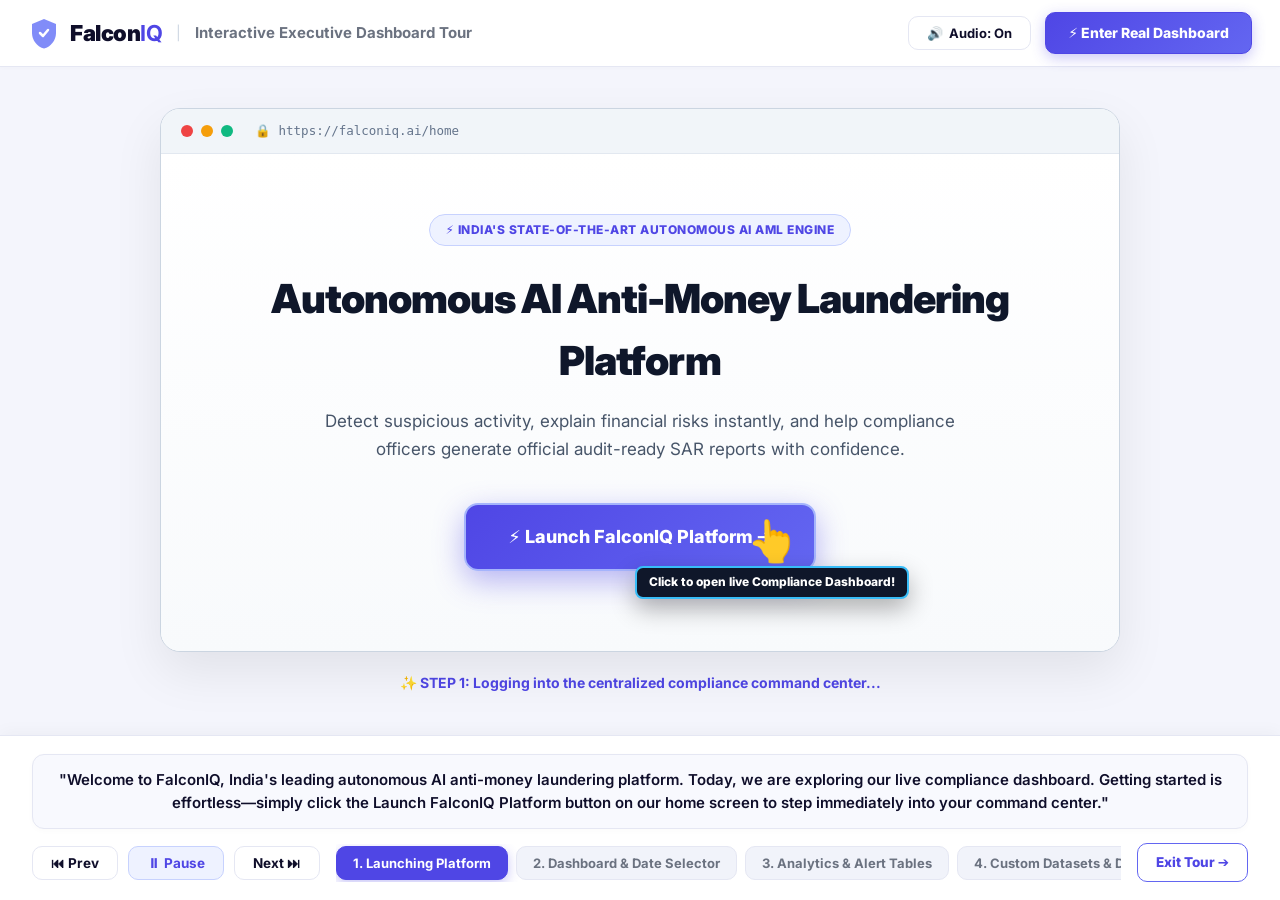
<file: frontend/demo.html>
<!DOCTYPE html>
<html lang="en">
<head>
  <meta charset="UTF-8" />
  <meta name="viewport" content="width=device-width, initial-scale=1.0, maximum-scale=1.0, user-scalable=no" />
  <title>FalconIQ – Live Dashboard Guided Video Tour</title>
  <link rel="preconnect" href="https://fonts.googleapis.com" />
  <link rel="preconnect" href="https://fonts.gstatic.com" crossorigin />
  <link href="https://fonts.googleapis.com/css2?family=Inter:wght@300;400;500;600;700;800;900&display=swap" rel="stylesheet" />
  <link rel="stylesheet" href="assets/css/variables.css" />
  <link rel="stylesheet" href="assets/css/global.css" />
  <link rel="stylesheet" href="assets/css/animations.css" />
  <link rel="stylesheet" href="assets/css/layout.css" />
  <link rel="stylesheet" href="assets/css/components.css" />
  <style>
    :root {
      --primary: #4f46e5;
      --primary-light: #6366f1;
      --bg-page: #f4f5fc;
      --bg-card: #ffffff;
      --border: #e5e7f3;
      --text-main: #0f0e2a;
      --text-sub: #6b7280;
    }
    body, html {
      margin: 0;
      padding: 0;
      width: 100%;
      height: 100%;
      background-color: var(--bg-page);
      color: var(--text-main);
      font-family: 'Inter', system-ui, -apple-system, sans-serif;
      overflow: hidden;
    }
    .video-tour-container {
      display: flex;
      flex-direction: column;
      height: 100vh;
      width: 100vw;
    }
    .tour-header {
      background: #ffffff;
      border-bottom: 1px solid var(--border);
      padding: 12px 28px;
      display: flex;
      align-items: center;
      justify-content: space-between;
      box-shadow: 0 1px 4px rgba(0,0,0,0.02);
      z-index: 100;
    }
    .tour-stage {
      flex: 1;
      position: relative;
      overflow-y: auto;
      padding: 30px 40px;
      display: flex;
      align-items: center;
      justify-content: center;
      background: var(--bg-page);
    }
    .scene-wrapper {
      width: 100%;
      max-width: 1180px;
      margin: 0 auto;
      animation: fadeIn 0.4s ease-in-out;
    }
    .tour-footer {
      background: #ffffff;
      border-top: 1px solid var(--border);
      padding: 18px 32px;
      display: flex;
      flex-direction: column;
      gap: 14px;
      box-shadow: 0 -4px 15px rgba(0,0,0,0.03);
      z-index: 100;
    }
    .caption-box {
      background: #f8f9fe;
      border: 1.5px solid var(--border);
      border-radius: 12px;
      padding: 14px 22px;
      color: var(--text-main);
      font-size: 15px;
      font-weight: 600;
      line-height: 1.5;
      text-align: center;
      min-height: 48px;
      display: flex;
      align-items: center;
      justify-content: center;
      box-shadow: 0 2px 6px rgba(0,0,0,0.02);
    }
    .controls-bar {
      display: flex;
      align-items: center;
      justify-content: space-between;
      gap: 16px;
    }
    .chapters-list {
      display: flex;
      gap: 8px;
      overflow-x: auto;
      flex: 1;
      padding: 2px 0;
    }
    .chapter-btn {
      background: #f1f3fa;
      border: 1.5px solid var(--border);
      color: var(--text-sub);
      padding: 8px 16px;
      border-radius: 10px;
      font-size: 13px;
      font-weight: 700;
      cursor: pointer;
      white-space: nowrap;
      transition: all 0.2s ease;
    }
    .chapter-btn:hover {
      background: #e2e5f3;
      color: var(--text-main);
    }
    .chapter-btn.active {
      background: var(--primary);
      border-color: var(--primary);
      color: #ffffff;
      box-shadow: 0 4px 12px rgba(79, 70, 229, 0.3);
    }
    .btn-action {
      background: #ffffff;
      border: 1.5px solid var(--border);
      color: var(--text-main);
      padding: 8px 18px;
      border-radius: 10px;
      font-size: 13.5px;
      font-weight: 700;
      cursor: pointer;
      display: inline-flex;
      align-items: center;
      gap: 6px;
      transition: all 0.2s;
    }
    .btn-action:hover {
      background: #f8f9fe;
      border-color: var(--primary-light);
    }
    .btn-primary {
      background: linear-gradient(135deg, var(--primary), var(--primary-light));
      border: 1.5px solid var(--primary);
      color: #ffffff;
      padding: 9px 22px;
      border-radius: 10px;
      font-weight: 800;
      font-size: 14px;
      cursor: pointer;
      text-decoration: none;
      box-shadow: 0 4px 14px rgba(79,70,229,0.3);
    }
    @keyframes fadeIn {
      from { opacity: 0; transform: translateY(6px); }
      to { opacity: 1; transform: translateY(0); }
    }
    @keyframes bouncePointer {
      0%, 100% { transform: translateY(0) rotate(-12deg); }
      50% { transform: translateY(-8px) rotate(-12deg); }
    }
    @keyframes pulseRing {
      0% { box-shadow: 0 0 0 0 rgba(79, 70, 229, 0.5); }
      70% { box-shadow: 0 0 0 12px rgba(79, 70, 229, 0); }
      100% { box-shadow: 0 0 0 0 rgba(79, 70, 229, 0); }
    }
    .pointer-badge {
      position: absolute;
      z-index: 10;
      background: #0f172a;
      color: #ffffff;
      font-size: 12px;
      font-weight: 800;
      padding: 6px 12px;
      border-radius: 8px;
      box-shadow: 0 10px 25px rgba(0,0,0,0.25);
      display: flex;
      align-items: center;
      gap: 8px;
      white-space: nowrap;
    }
    .card-clean {
      background: #ffffff;
      border: 1px solid var(--border);
      border-radius: 16px;
      padding: 20px;
      box-shadow: 0 10px 30px rgba(0,0,0,0.03);
    }
  </style>
</head>
<body>
  <div class="video-tour-container">
    
    <!-- Top Executive Bar (Clean Light Mode, ZERO dark mode or sweet narration text) -->
    <header class="tour-header">
      <div style="display: flex; align-items: center; gap: 14px;">
        <a href="index.html" style="text-decoration: none; display: flex; align-items: center; gap: 10px;">
          <svg width="32" height="32" viewBox="0 0 32 32" fill="none">
            <path d="M16 2L4 7v9c0 7.18 5.15 13.9 12 15.45C22.85 29.9 28 23.18 28 16V7L16 2z" fill="url(#brandGrad)" />
            <path d="M12 16l3 3 5-6" stroke="white" stroke-width="2.5" stroke-linecap="round" stroke-linejoin="round"/>
            <defs><linearGradient id="brandGrad" x1="4" y1="2" x2="28" y2="32"><stop offset="0%" stop-color="#818cf8"/><stop offset="100%" stop-color="#4f46e5"/></linearGradient></defs>
          </svg>
          <span style="font-weight: 900; font-size: 22px; color: #0f0e2a; letter-spacing: -0.5px;">Falcon<strong style="color: #4f46e5;">IQ</strong></span>
        </a>
        <span style="color: #cbd5e1;">|</span>
        <span style="font-size: 15px; font-weight: 700; color: var(--text-sub);">Interactive Executive Dashboard Tour</span>
      </div>

      <div style="display: flex; align-items: center; gap: 14px;">
        <button class="btn-action" id="toggle-mute" title="Toggle Audio Narration" style="font-size: 13px;">
          <span id="mute-icon">🔊</span> <span id="mute-text">Audio: On</span>
        </button>
        <a href="index.html#/dashboard" class="btn-primary" style="display: flex; align-items: center; gap: 8px;">
          <span>⚡ Enter Real Dashboard</span>
        </a>
      </div>
    </header>

    <!-- Main Presentation Stage -->
    <main class="tour-stage" id="stage-viewport">
      <div class="scene-wrapper" id="scene-content">
        <!-- Dynamically injected light-mode replica scenes -->
      </div>
    </main>

    <!-- Footer Controls & Subtitle Feed -->
    <footer class="tour-footer">
      <div class="caption-box">
        <span id="caption-text">Initializing pristine light-mode dashboard tour...</span>
      </div>
      
      <div class="controls-bar">
        <div style="display: flex; align-items: center; gap: 10px;">
          <button class="btn-action" id="btn-prev">⏮ Prev</button>
          <button class="btn-action" id="btn-pause" style="min-width: 95px; justify-content: center; background: #eef2ff; color: var(--primary); border-color: #c7d2fe;">⏸ Pause</button>
          <button class="btn-action" id="btn-next">Next ⏭</button>
        </div>

        <div class="chapters-list" id="chapters-container">
          <!-- Chapter navigation tabs -->
        </div>

        <div>
          <a href="index.html#/dashboard" class="btn-action" style="color: var(--primary); font-weight: 800; border-color: var(--primary-light);">
            Exit Tour ➔
          </a>
        </div>
      </div>
    </footer>
  </div>

  <script>
    // Executive Presentation Scenes (100% Light Mode, Pristine Photorealistic Dashboard Replicas)
    const tourScenes = [
      {
        id: 1,
        title: "1. Launching Platform",
        duration: 13000,
        script: "Welcome to FalconIQ, India's leading autonomous AI anti-money laundering platform. Today, we are exploring our live compliance dashboard. Getting started is effortless—simply click the Launch FalconIQ Platform button on our home screen to step immediately into your command center.",
        html: `
          <div style="padding: 20px 0; display: flex; flex-direction: column; align-items: center;">
            <div style="background: #ffffff; border: 1px solid #cbd5e1; border-radius: 20px; box-shadow: 0 20px 50px rgba(0, 0, 0, 0.08); width: 100%; max-width: 960px; overflow: hidden; position: relative;">
              <!-- Browser Bar Replica -->
              <div style="background: #f1f5f9; padding: 12px 20px; border-bottom: 1px solid #e2e8f0; display: flex; align-items: center; gap: 8px;">
                <div style="width: 12px; height: 12px; border-radius: 50%; background: #ef4444;"></div>
                <div style="width: 12px; height: 12px; border-radius: 50%; background: #f59e0b;"></div>
                <div style="width: 12px; height: 12px; border-radius: 50%; background: #10b981;"></div>
                <span style="font-size: 12.5px; font-family: monospace; color: #64748b; margin-left: 14px;">🔒 https://falconiq.ai/home</span>
              </div>

              <!-- Hero Content in Clean Light Mode -->
              <div style="padding: 60px 40px; text-align: center; background: linear-gradient(180deg, #ffffff 0%, #f8fafc 100%); position: relative;">
                <span style="background: #eef2ff; color: #4f46e5; border: 1px solid #c7d2fe; padding: 6px 16px; border-radius: 20px; font-size: 12px; font-weight: 800; text-transform: uppercase; letter-spacing: 0.5px; display: inline-block; margin-bottom: 22px;">
                  ⚡ India's State-of-the-Art Autonomous AI AML Engine
                </span>
                <h1 style="font-size: 40px; font-weight: 900; color: #0f172a; margin: 0 0 16px 0; letter-spacing: -1px;">
                  Autonomous AI Anti-Money Laundering Platform
                </h1>
                <p style="font-size: 17px; color: #475569; max-width: 660px; margin: 0 auto 40px auto; line-height: 1.6;">
                  Detect suspicious activity, explain financial risks instantly, and help compliance officers generate official audit-ready SAR reports with confidence.
                </p>

                <!-- Interactive Launch Button Replica with Pointer -->
                <div style="display: flex; justify-content: center; position: relative; margin-bottom: 20px;">
                  <div style="background: linear-gradient(135deg, #4f46e5, #6366f1); color: #ffffff; padding: 18px 42px; border-radius: 14px; font-size: 18px; font-weight: 800; box-shadow: 0 10px 30px rgba(79, 70, 229, 0.4); border: 2px solid #a5b4fc; animation: pulseRing 2s infinite;">
                    <span>⚡ Launch FalconIQ Platform ➔</span>
                  </div>

                  <!-- Animated Cursor Pointer -->
                  <div style="position: absolute; right: 170px; bottom: -28px; display: flex; flex-direction: column; align-items: center; z-index: 20;">
                    <span style="font-size: 40px; animation: bouncePointer 1.2s infinite; display: inline-block;">👆</span>
                    <span style="background: #0f172a; color: #ffffff; font-size: 12px; font-weight: 800; padding: 5px 12px; border-radius: 8px; box-shadow: 0 10px 25px rgba(0,0,0,0.3); margin-top: -6px; border: 2px solid #38bdf8;">
                      Click to open live Compliance Dashboard!
                    </span>
                  </div>
                </div>
              </div>
            </div>
            <div style="margin-top: 20px; color: #4f46e5; font-weight: 700; font-size: 14px;">
              ✨ STEP 1: Logging into the centralized compliance command center...
            </div>
          </div>
        `
      },
      {
        id: 2,
        title: "2. Dashboard & Date Selector",
        duration: 17000,
        script: "Upon entering the platform, your dashboard presents an executive summary of your AML monitoring operations. At the top right, check out our interactive audit date range selector. You can easily switch between weekly dates—such as May fifteenth to May twenty-second—monthly views, or select custom dates, and instantly generate official RBI compliant export reports.",
        html: `
          <div style="width: 100%; display: flex; flex-direction: column; gap: 20px;">
            <!-- Real Light Mode Dashboard Header -->
            <div class="card-clean" style="display: flex; align-items: center; justify-content: space-between; background: #ffffff;">
              <div>
                <div style="font-size: 22px; font-weight: 900; color: #0f172a;">Welcome back, Compliance Officer 👋</div>
                <div style="font-size: 14px; color: #64748b; margin-top: 4px;">Here's what's happening with your AML monitoring system</div>
              </div>

              <div style="display: flex; align-items: center; gap: 16px; position: relative;">
                <!-- Highlighted Audit Date Range Selector Box -->
                <div style="position: relative;">
                  <div style="background: #ffffff; border: 2.5px solid #4f46e5; border-radius: 12px; padding: 10px 18px; font-size: 13.5px; font-weight: 800; color: #0f172a; display: flex; align-items: center; gap: 8px; box-shadow: 0 0 0 6px rgba(79, 70, 229, 0.15);">
                    <span>📅 May 15 - May 22, 2026 (Last 7 Days) ▾</span>
                  </div>
                  <div style="position: absolute; top: -28px; left: 10px; background: #4f46e5; color: #ffffff; font-size: 10.5px; font-weight: 900; padding: 3px 10px; border-radius: 6px; text-transform: uppercase;">
                    ✨ Select Customizable Dates Here!
                  </div>
                </div>

                <div style="background: #0f172a; color: #ffffff; padding: 11px 20px; border-radius: 12px; font-size: 13.5px; font-weight: 800; display: flex; align-items: center; gap: 8px;">
                  <span>📥 Export Report</span>
                </div>
              </div>
            </div>

            <!-- Exact Replica of 5 KPI Cards in Light Mode -->
            <div style="display: grid; grid-template-columns: repeat(5, 1fr); gap: 16px;">
              <div class="card-clean" style="border-top: 4px solid #3b82f6;">
                <div style="font-size: 12px; font-weight: 700; color: #64748b; text-transform: uppercase;">TOTAL CUSTOMERS</div>
                <div style="font-size: 28px; font-weight: 900; color: #0f172a; margin: 8px 0;">2,100</div>
                <div style="font-size: 12px; font-weight: 700; color: #10b981;">● Active Sample Dataset</div>
              </div>

              <div class="card-clean" style="border-top: 4px solid #ef4444;">
                <div style="font-size: 12px; font-weight: 700; color: #64748b; text-transform: uppercase;">ACTIVE ALERTS</div>
                <div style="font-size: 28px; font-weight: 900; color: #ef4444; margin: 8px 0;">1,247</div>
                <span style="background: #fef2f2; color: #dc2626; border: 1px solid #fecaca; padding: 2px 8px; border-radius: 6px; font-size: 11.5px; font-weight: 800;">▲ +18.3% Surge</span>
              </div>

              <div class="card-clean" style="border-top: 4px solid #f59e0b;">
                <div style="font-size: 12px; font-weight: 700; color: #64748b; text-transform: uppercase;">HIGH RISK ENTITIES</div>
                <div style="font-size: 28px; font-weight: 900; color: #d97706; margin: 8px 0;">315</div>
                <div style="font-size: 12px; color: #64748b;">Requiring immediate review</div>
              </div>

              <div class="card-clean" style="border-top: 4px solid #10b981;">
                <div style="font-size: 12px; font-weight: 700; color: #64748b; text-transform: uppercase;">AI RISK SCORE AVG</div>
                <div style="font-size: 28px; font-weight: 900; color: #10b981; margin: 8px 0;">14.2</div>
                <div style="font-size: 12px; font-weight: 700; color: #10b981;">✔ Normal Baseline</div>
              </div>

              <div class="card-clean" style="border-top: 4px solid #8b5cf6;">
                <div style="font-size: 12px; font-weight: 700; color: #64748b; text-transform: uppercase;">SAR AUTO-FILING RATE</div>
                <div style="font-size: 28px; font-weight: 900; color: #7c3aed; margin: 8px 0;">100%</div>
                <div style="font-size: 12px; font-weight: 700; color: #7c3aed;">✔ RBI FIU Verified</div>
              </div>
            </div>

            <div style="background: #eef2ff; border: 1px solid #c7d2fe; border-radius: 14px; padding: 14px 20px; display: flex; align-items: center; justify-content: space-between;">
              <span style="color: #3730a3; font-size: 14px;"><strong>💡 Interactive Feature:</strong> Switching date ranges instantly re-screens transactions and updates charts without reloading!</span>
              <span style="background: #ffffff; color: #4f46e5; border: 1px solid #a5b4fc; padding: 4px 12px; border-radius: 8px; font-size: 12px; font-weight: 800;">REAL-TIME SYNC</span>
            </div>
          </div>
        `
      },
      {
        id: 3,
        title: "3. Analytics & Alert Tables",
        duration: 17000,
        script: "As we explore the dashboard, FalconIQ displays real-time charts for Risk Level Distribution, alert trends over time, and leading suspicious patterns like Smurfing and Layering. Beneath the charts, our Top Five High Risk Alerts table continuously screens accounts in milliseconds, showing precise anomaly scores and patterns for immediate diagnosis.",
        html: `
          <div style="width: 100%; display: flex; flex-direction: column; gap: 18px;">
            <!-- Row of 3 Real Light-Mode Charts -->
            <div style="display: grid; grid-template-columns: repeat(3, 1fr); gap: 16px;">
              <div class="card-clean">
                <div style="font-weight: 800; font-size: 14px; color: #0f172a; margin-bottom: 14px; border-bottom: 1px solid #f1f5f9; padding-bottom: 8px;">📊 Risk Level Distribution</div>
                <div style="display: flex; align-items: center; justify-content: space-around; padding: 6px 0;">
                  <div style="width: 78px; height: 78px; border-radius: 50%; border: 10px solid #ef4444; border-right-color: #f59e0b; border-bottom-color: #10b981; display: flex; align-items: center; justify-content: center; font-weight: 900; color: #0f172a; font-size: 15px;">2.1k</div>
                  <div style="font-size: 12px; color: #475569; line-height: 1.8;">
                    <div>🔴 <strong>315</strong> High Risk</div>
                    <div>🟠 <strong>562</strong> Med Risk</div>
                    <div>🟢 <strong>1,223</strong> Low Risk</div>
                  </div>
                </div>
              </div>

              <div class="card-clean">
                <div style="font-weight: 800; font-size: 14px; color: #0f172a; margin-bottom: 14px; border-bottom: 1px solid #f1f5f9; padding-bottom: 8px;">📈 Alerts Over Time</div>
                <div style="height: 74px; display: flex; align-items: flex-end; justify-content: space-around; padding: 0 10px;">
                  <div style="width: 16px; height: 35%; background: #cbd5e1; border-radius: 4px 4px 0 0;"></div>
                  <div style="width: 16px; height: 55%; background: #94a3b8; border-radius: 4px 4px 0 0;"></div>
                  <div style="width: 16px; height: 45%; background: #64748b; border-radius: 4px 4px 0 0;"></div>
                  <div style="width: 16px; height: 90%; background: #ef4444; border-radius: 4px 4px 0 0; box-shadow: 0 4px 10px rgba(239,68,68,0.3);"></div>
                  <div style="width: 16px; height: 60%; background: #f87171; border-radius: 4px 4px 0 0;"></div>
                </div>
                <div style="text-align: center; color: #64748b; font-size: 11.5px; margin-top: 8px;">May 15 ─── <strong style="color: #ef4444;">May 22 (Surge)</strong> ─── Today</div>
              </div>

              <div class="card-clean">
                <div style="font-weight: 800; font-size: 14px; color: #0f172a; margin-bottom: 14px; border-bottom: 1px solid #f1f5f9; padding-bottom: 8px;">🔥 Top Suspicious Patterns</div>
                <div style="font-size: 12px; color: #334155; display: flex; flex-direction: column; gap: 12px;">
                  <div>
                    <div style="display: flex; justify-content: space-between; margin-bottom: 4px;"><span>Smurfing (Multi-Account)</span><strong style="color: #ef4444;">44%</strong></div>
                    <div style="height: 8px; background: #e2e8f0; border-radius: 6px; overflow: hidden;"><div style="width: 44%; height: 100%; background: #ef4444;"></div></div>
                  </div>
                  <div>
                    <div style="display: flex; justify-content: space-between; margin-bottom: 4px;"><span>Rapid Pass-Through</span><strong style="color: #f59e0b;">31%</strong></div>
                    <div style="height: 8px; background: #e2e8f0; border-radius: 6px; overflow: hidden;"><div style="width: 31%; height: 100%; background: #f59e0b;"></div></div>
                  </div>
                </div>
              </div>
            </div>

            <!-- Real High Risk Alerts Table in Light Mode -->
            <div class="card-clean" style="padding: 0; overflow: hidden;">
              <div style="padding: 16px 20px; background: #f8fafc; border-bottom: 1px solid var(--border); display: flex; justify-content: space-between; align-items: center;">
                <span style="font-weight: 900; font-size: 15px; color: #0f172a;">🚨 Top 5 High Risk Alerts (Live AI Screening)</span>
                <span style="color: var(--primary); font-size: 13px; font-weight: 800; text-decoration: underline; cursor: pointer;">View All 1,247 Alerts ➔</span>
              </div>
              <table style="width: 100%; border-collapse: collapse; text-align: left; font-size: 13.5px;">
                <thead>
                  <tr style="background: #f1f5f9; color: #64748b; font-size: 11.5px; font-weight: 700; text-transform: uppercase;">
                    <th style="padding: 10px 20px;">Alert ID</th>
                    <th>Customer / Account Name</th>
                    <th>Risk Level</th>
                    <th>Anomaly Score</th>
                    <th>Suspicious Pattern</th>
                    <th style="padding: 10px 20px;">Action</th>
                  </tr>
                </thead>
                <tbody>
                  <tr style="border-bottom: 1px solid var(--border); background: #fffcfc;">
                    <td style="padding: 12px 20px; font-family: monospace; font-weight: 800; color: var(--primary);">ALT-9041</td>
                    <td style="font-weight: 800; color: #0f172a;">TechCorp Global Logistics</td>
                    <td><span style="background: #fef2f2; color: #dc2626; border: 1px solid #fecaca; padding: 3px 10px; border-radius: 6px; font-size: 12px; font-weight: 800;">HIGH</span></td>
                    <td style="font-weight: 900; color: #ef4444;">96.4 / 100</td>
                    <td style="color: #475569;">Layering across 6 offshore shell entities</td>
                    <td style="padding: 12px 20px;"><button style="background: #4f46e5; color: #ffffff; border: none; padding: 6px 14px; border-radius: 8px; font-weight: 700; cursor: pointer;">View Graph</button></td>
                  </tr>
                  <tr style="background: #fffcf0;">
                    <td style="padding: 12px 20px; font-family: monospace; font-weight: 800; color: var(--primary);">ALT-8822</td>
                    <td style="font-weight: 800; color: #0f172a;">Silk Road Exporters Trust</td>
                    <td><span style="background: #fffbeb; color: #d97706; border: 1px solid #fde68a; padding: 3px 10px; border-radius: 6px; font-size: 12px; font-weight: 800;">MEDIUM</span></td>
                    <td style="font-weight: 900; color: #d97706;">82.1 / 100</td>
                    <td style="color: #475569;">Rapid structuring below reporting thresholds</td>
                    <td style="padding: 12px 20px;"><button style="background: #f1f5f9; color: #334155; border: 1px solid #cbd5e1; padding: 6px 14px; border-radius: 8px; font-weight: 700; cursor: pointer;">Review</button></td>
                  </tr>
                </tbody>
              </table>
            </div>
          </div>
        `
      },
      {
        id: 4,
        title: "4. Custom Datasets & Delete",
        duration: 18000,
        script: "In our Datasets tab, uploading and managing custom databases is seamless. You can easily upload bank transaction sample CSVs containing over two thousand one hundred customers, and FalconIQ updates all analytics instantly in real time. We also added a quick Delete button right next to your uploaded files, allowing you to remove any custom dataset with a single click.",
        html: `
          <div style="width: 100%; display: flex; flex-direction: column; gap: 20px;">
            <!-- Real Light-Mode Datasets Header -->
            <div class="card-clean" style="display: flex; align-items: center; justify-content: space-between;">
              <div>
                <div style="font-size: 24px; font-weight: 900; color: #0f172a;">Datasets Management</div>
                <div style="font-size: 14px; color: #64748b; margin-top: 4px;">Manage and explore transaction sample files powering the AML neural engine.</div>
              </div>
              <div style="background: #3b82f6; color: #ffffff; padding: 12px 24px; border-radius: 12px; font-size: 14px; font-weight: 800; display: flex; align-items: center; gap: 8px; box-shadow: 0 4px 12px rgba(59,130,246,0.3);">
                <span>📤 Upload Dataset (.CSV / .XLSX)</span>
              </div>
            </div>

            <!-- Available Datasets Section with Live Delete Button Replica -->
            <div class="card-clean" style="padding: 24px;">
              <div style="display: flex; justify-content: space-between; align-items: center; margin-bottom: 20px; border-bottom: 1px solid #f1f5f9; padding-bottom: 14px;">
                <span style="font-size: 16px; font-weight: 800; color: #0f172a;">📂 Available Datasets & Typology Files</span>
                <span style="background: #ecfdf5; color: #059669; border: 1px solid #a7f3d0; padding: 4px 12px; border-radius: 20px; font-size: 12px; font-weight: 800;">🟢 Real-Time AI Sync Active</span>
              </div>

              <!-- Uploaded Sample Dataset Row -->
              <div style="background: #f8fafc; border: 2px solid #4f46e5; border-radius: 16px; padding: 20px; display: flex; align-items: center; justify-content: space-between; box-shadow: 0 10px 25px rgba(79, 70, 229, 0.08);">
                <div style="display: flex; align-items: center; gap: 18px;">
                  <div style="width: 50px; height: 50px; border-radius: 12px; background: #eef2ff; color: var(--primary); display: flex; align-items: center; justify-content: center; font-size: 26px;">📁</div>
                  <div>
                    <div style="font-size: 17px; font-weight: 900; color: #0f172a;">bank_transactions_sample_2100.csv</div>
                    <div style="font-size: 13.5px; font-weight: 700; color: #10b981; margin-top: 4px;">✔ 2,100 Customers · 245,882 Transactions Screened & Updated</div>
                    <div style="font-size: 12px; color: #64748b; margin-top: 2px;">Format: Standard CSV / Excel · Friendly Upload Validated</div>
                  </div>
                </div>

                <div style="display: flex; align-items: center; gap: 16px; position: relative;">
                  <span style="background: #ffffff; color: #0f172a; border: 1px solid #cbd5e1; padding: 8px 14px; border-radius: 10px; font-size: 12.5px; font-weight: 700;">Status: Verified Safe</span>
                  
                  <!-- Highlighted Delete Button with Pointer -->
                  <div style="position: relative;">
                    <button style="background: #ef4444; color: #ffffff; border: none; padding: 10px 20px; border-radius: 12px; font-weight: 800; font-size: 13.5px; cursor: pointer; display: flex; align-items: center; gap: 8px; box-shadow: 0 4px 15px rgba(239, 68, 68, 0.4); animation: pulseRing 2s infinite;">
                      <span>🗑️ Delete / Remove</span>
                    </button>

                    <div style="position: absolute; right: -20px; top: -38px; z-index: 20; display: flex; align-items: center;">
                      <span style="background: #0f172a; color: #ffffff; font-size: 11.5px; font-weight: 900; padding: 4px 10px; border-radius: 8px; white-space: nowrap; box-shadow: 0 4px 12px rgba(0,0,0,0.25); border: 1.5px solid #f87171;">
                        👈 Remove custom datasets with 1-click!
                      </span>
                    </div>
                  </div>
                </div>
              </div>

              <div style="margin-top: 16px; text-align: center; color: #64748b; font-size: 13px; font-weight: 600;">
                💡 Removing or uploading datasets immediately updates customer transaction tables without page refreshes!
              </div>
            </div>
          </div>
        `
      },
      {
        id: 5,
        title: "5. AI Assistant & Razorpay Pay",
        duration: 17000,
        script: "Whenever you require investigative intelligence, simply open Ask the Agent. Our autonomous AI Assistant continuously monitors your two thousand one hundred accounts and answers compliance questions in plain English. Moreover, our SaaS pricing plans come integrated with live Razorpay payment gateways, enabling instant upgrades with just one click.",
        html: `
          <div style="width: 100%; display: flex; align-items: stretch; justify-content: space-between; gap: 24px;">
            <!-- Left: Real Ask the Agent UI in Light Mode -->
            <div class="card-clean" style="flex: 1.2; display: flex; flex-direction: column; justify-content: space-between;">
              <div>
                <div style="display: flex; align-items: center; justify-content: space-between; border-bottom: 1px solid #f1f5f9; padding-bottom: 14px; margin-bottom: 16px;">
                  <div style="display: flex; align-items: center; gap: 12px;">
                    <div style="width: 42px; height: 42px; border-radius: 12px; background: #eef2ff; color: var(--primary); display: flex; align-items: center; justify-content: center; font-size: 22px;">🤖</div>
                    <div>
                      <div style="font-weight: 900; font-size: 16px; color: #0f172a;">Ask the Agent – Autonomous AI</div>
                      <div style="font-size: 12px; font-weight: 700; color: #10b981;">● Online & Monitoring 2,100 Customers</div>
                    </div>
                  </div>
                  <span style="background: #f1f5f9; color: #475569; padding: 4px 10px; border-radius: 8px; font-size: 11px; font-weight: 800;">PLAIN ENGLISH SQL/AI</span>
                </div>

                <div style="background: #f8fafc; border: 1px solid var(--border); border-radius: 12px; padding: 14px; margin-bottom: 14px;">
                  <div style="font-size: 11.5px; font-weight: 700; color: #64748b; margin-bottom: 4px;">👤 COMPLIANCE OFFICER INQUIRY:</div>
                  <div style="font-size: 14px; font-weight: 700; color: #0f172a;">"Examine the uploaded dataset and summarize high-priority layering anomalies."</div>
                </div>
              </div>

              <div style="background: #ecfdf5; border-left: 4px solid #10b981; border-radius: 0 12px 12px 0; padding: 16px;">
                <div style="font-size: 12px; font-weight: 800; color: #059669; margin-bottom: 6px;">🤖 FALCONIQ AI RESPONSE:</div>
                <div style="font-size: 14px; color: #065f46; line-height: 1.6;">
                  "I analyzed 2,100 customer profiles in real-time. I isolated <strong>6 structured layering networks</strong> routing funds across offshore shell accounts. Official RBI SAR audit evidence has been formatted and is ready for download."
                </div>
              </div>
            </div>

            <!-- Right: Real Pricing Card with Razorpay Checkout Replica -->
            <div class="card-clean" style="flex: 0.9; border: 2.5px solid #6366f1; background: linear-gradient(180deg, #ffffff 0%, #f8fafc 100%); text-align: center; display: flex; flex-direction: column; justify-content: center; position: relative;">
              <span style="background: #eef2ff; color: #4f46e5; font-size: 11px; font-weight: 900; padding: 5px 14px; border-radius: 12px; display: inline-block; margin: 0 auto 16px auto; border: 1px solid #c7d2fe;">RAZORPAY LIVE INTEGRATION</span>
              <h3 style="font-size: 24px; font-weight: 900; color: #0f172a; margin: 0 0 8px 0;">Compliance Pro Plan</h3>
              <div style="font-size: 38px; font-weight: 900; color: var(--primary); margin-bottom: 12px;">₹3,500 <span style="font-size: 14px; color: #64748b; font-weight: 600;">/ month</span></div>
              <p style="font-size: 13px; color: #475569; margin: 0 0 24px 0; line-height: 1.5;">
                Includes 100,000 AI Transactions, Custom CSV Uploads, & Real-Time Sync.
              </p>

              <!-- Interactive Pay Button with Cursor -->
              <div style="display: flex; justify-content: center; position: relative;">
                <div style="width: 100%; background: linear-gradient(135deg, #4f46e5, #6366f1); color: #ffffff; padding: 16px; border-radius: 14px; font-size: 16px; font-weight: 900; box-shadow: 0 8px 24px rgba(79,70,229,0.35); border: 2px solid #a5b4fc; cursor: pointer;">
                  ⚡ Pay & Activate Pro Now
                </div>

                <div style="position: absolute; right: 20px; bottom: -24px; display: flex; flex-direction: column; align-items: center; z-index: 20;">
                  <span style="font-size: 36px; animation: bouncePointer 1.2s infinite;">👆</span>
                  <span style="background: #0f172a; color: #ffffff; font-size: 11px; font-weight: 800; padding: 3px 8px; border-radius: 6px; box-shadow: 0 4px 10px rgba(0,0,0,0.2);">Opens Live Razorpay!</span>
                </div>
              </div>
            </div>
          </div>
        `
      },
      {
        id: 6,
        title: "6. Enter Live Dashboard",
        duration: 13000,
        script: "Thank you once again for joining our guided video tour of FalconIQ! Experience the speed, precision, and complete peace of mind of autonomous AI financial security. Go right ahead, click the Enter Real Dashboard button now, and test drive FalconIQ today!",
        html: `
          <div style="padding: 40px; text-align: center; max-width: 780px; margin: 0 auto;">
            <div style="width: 80px; height: 80px; border-radius: 24px; background: #eef2ff; color: var(--primary); display: inline-flex; align-items: center; justify-content: center; font-size: 42px; margin-bottom: 24px; box-shadow: 0 10px 25px rgba(79,70,229,0.15); border: 1.5px solid #c7d2fe;">
              🛡️
            </div>
            <h1 style="font-size: 38px; font-weight: 900; color: #0f172a; margin: 0 0 16px 0; letter-spacing: -1px;">
              Your Live <span style="color: #4f46e5;">FalconIQ Command Center</span> is Ready
            </h1>
            <p style="font-size: 17px; color: #475569; line-height: 1.6; margin: 0 0 36px 0;">
              Step directly inside your active compliance dashboard now. Upload custom bank datasets, explore interactive date filters, and run instant AI investigations in real time.
            </p>

            <div style="display: flex; align-items: center; justify-content: center; gap: 20px;">
              <a href="index.html#/dashboard" style="background: linear-gradient(135deg, #4f46e5, #6366f1); color: #ffffff; padding: 18px 42px; border-radius: 14px; font-size: 18px; font-weight: 900; text-decoration: none; box-shadow: 0 12px 30px rgba(79,70,229,0.4); border: 2px solid #a5b4fc; display: inline-flex; align-items: center; gap: 10px; transition: transform 0.2s;">
                <span>🚀 Enter Real Live Dashboard Now ➔</span>
              </a>
            </div>

            <div style="margin-top: 40px; display: flex; justify-content: center; gap: 24px;">
              <button onclick="restartTour()" class="btn-action" style="font-size: 14px; padding: 10px 20px; border-color: var(--border); color: #64748b;">
                🔁 Replay Presentation from Start
              </button>
            </div>
          </div>
        `
      }
    ];

    let currentIndex = 0;
    let isPaused = false;
    let sceneTimer = null;
    let isAudioEnabled = true;
    let synth = window.speechSynthesis;

    const viewport = document.getElementById('stage-viewport');
    const sceneContent = document.getElementById('scene-content');
    const captionText = document.getElementById('caption-text');
    const chaptersContainer = document.getElementById('chapters-container');
    const btnPrev = document.getElementById('btn-prev');
    const btnNext = document.getElementById('btn-next');
    const btnPause = document.getElementById('btn-pause');
    const btnMute = document.getElementById('toggle-mute');
    const muteText = document.getElementById('mute-text');
    const muteIcon = document.getElementById('mute-icon');

    // Render Chapters Buttons
    function renderChapters() {
      chaptersContainer.innerHTML = tourScenes.map((s, idx) => `
        <button class="chapter-btn ${idx === currentIndex ? 'active' : ''}" onclick="goToScene(${idx})">
          ${s.title}
        </button>
      `).join('');
    }

    // Speak narration with smooth executive tone
    function speakScript(text) {
      if (synth) {
        synth.cancel();
      }
      if (!isAudioEnabled || !synth) return;

      const u = new SpeechSynthesisUtterance(text);
      u.rate = 1.02;
      u.pitch = 1.0;
      u.lang = 'en-US';

      // Seek high quality voices
      const voices = synth.getVoices();
      if (voices.length > 0) {
        const best = voices.find(v => (v.name.includes('Samantha') || v.name.includes('Google') || v.name.includes('Natural') || v.name.includes('Daniel') || v.name.includes('Alex')) && v.lang.startsWith('en')) || voices[0];
        if (best) u.voice = best;
      }

      synth.speak(u);
    }

    // Load Scene
    function loadScene(idx) {
      if (idx < 0) idx = 0;
      if (idx >= tourScenes.length) idx = tourScenes.length - 1;
      currentIndex = idx;

      clearTimeout(sceneTimer);
      if (synth) synth.cancel();

      const scene = tourScenes[currentIndex];
      
      // Animate transition
      sceneContent.style.opacity = '0';
      sceneContent.style.transform = 'translateY(10px)';
      
      setTimeout(() => {
        sceneContent.innerHTML = scene.html;
        captionText.textContent = `"${scene.script}"`;
        sceneContent.style.opacity = '1';
        sceneContent.style.transform = 'translateY(0)';
        
        renderChapters();

        if (!isPaused) {
          speakScript(scene.script);
          sceneTimer = setTimeout(() => {
            if (currentIndex < tourScenes.length - 1) {
              loadScene(currentIndex + 1);
            }
          }, scene.duration);
        }
      }, 150);
    }

    window.goToScene = function(idx) {
      isPaused = false;
      btnPause.innerHTML = '⏸ Pause';
      loadScene(idx);
    };

    window.restartTour = function() {
      isPaused = false;
      btnPause.innerHTML = '⏸ Pause';
      loadScene(0);
    };

    btnPrev.addEventListener('click', () => {
      if (currentIndex > 0) loadScene(currentIndex - 1);
    });

    btnNext.addEventListener('click', () => {
      if (currentIndex < tourScenes.length - 1) loadScene(currentIndex + 1);
    });

    btnPause.addEventListener('click', () => {
      isPaused = !isPaused;
      if (isPaused) {
        clearTimeout(sceneTimer);
        if (synth) synth.cancel();
        btnPause.innerHTML = '▶ Resume';
      } else {
        btnPause.innerHTML = '⏸ Pause';
        loadScene(currentIndex);
      }
    });

    btnMute.addEventListener('click', () => {
      isAudioEnabled = !isAudioEnabled;
      if (isAudioEnabled) {
        muteIcon.textContent = '🔊';
        muteText.textContent = 'Audio: On';
        speakScript(tourScenes[currentIndex].script);
      } else {
        muteIcon.textContent = '🔇';
        muteText.textContent = 'Audio: Muted';
        if (synth) synth.cancel();
      }
    });

    // Initialize Voice Synthesis & First Scene
    window.addEventListener('load', () => {
      if (synth) {
        synth.onvoiceschanged = () => { /* voices loaded */ };
      }
      loadScene(0);
    });
  </script>
</body>
</html>
</file>
<file: frontend/assets/css/variables.css>
/* =======================================================
   FalconIQ — CSS Variables
   ======================================================= */
:root {
  /* Brand */
  --primary: #4f46e5;
  --primary-light: #818cf8;
  --primary-dark: #3730a3;
  --primary-glow: rgba(79, 70, 229, 0.35);
  --primary-gradient: linear-gradient(135deg, #4f46e5 0%, #6366f1 100%);

  /* Sidebar */
  --sidebar-bg: #0c0b22;
  --sidebar-hover: rgba(255,255,255,0.06);
  --sidebar-active: rgba(99,102,241,0.18);
  --sidebar-active-border: #6366f1;
  --sidebar-text: rgba(255,255,255,0.65);
  --sidebar-text-active: #ffffff;
  --sidebar-width: 240px;

  /* Main & Backgrounds */
  --bg: #ffffff;
  --bg-secondary: #f8f9fe;
  --bg-card: #ffffff;
  --main-bg: #f4f5fc;
  --topbar-bg: #ffffff;
  --card-bg: #ffffff;

  /* Borders */
  --border: #e5e7f3;
  --border-light: rgba(229, 231, 243, 0.6);

  /* Risk Levels */
  --risk-high: #ef4444;
  --risk-high-bg: #fef2f2;
  --risk-high-border: rgba(239,68,68,0.2);
  --risk-medium: #f59e0b;
  --risk-medium-bg: #fffbeb;
  --risk-medium-border: rgba(245,158,11,0.2);
  --risk-low: #10b981;
  --risk-low-bg: #ecfdf5;
  --risk-low-border: rgba(16,185,129,0.2);
  --risk-critical: #7c3aed;
  --risk-critical-bg: #f5f3ff;

  /* Typography Colors */
  --text-primary: #0f0e2a;
  --text-secondary: #6b7280;
  --text-muted: #9ca3af;

  /* Gradients */
  --gradient-hero: linear-gradient(135deg, #f0f0ff 0%, #fafafe 50%, #f5f3ff 100%);
  --gradient-text: linear-gradient(135deg, #4f46e5 0%, #7c3aed 100%);
  --gradient-btn: linear-gradient(135deg, #4f46e5 0%, #6366f1 100%);

  /* Shadows */
  --shadow-sm: 0 1px 3px rgba(15, 14, 42, 0.08);
  --shadow-md: 0 4px 16px rgba(15, 14, 42, 0.08);
  --shadow-lg: 0 12px 40px rgba(79, 70, 229, 0.15);
  --shadow-card: 0 2px 12px rgba(15, 14, 42, 0.06);

  /* Radii */
  --radius-sm: 8px;
  --radius-md: 12px;
  --radius-lg: 20px;
  --radius-xl: 28px;
  --r-sm: 6px;
  --r-md: 10px;
  --r-lg: 16px;

  /* Layout */
  --nav-height: 68px;
  --topbar-h: 60px;
  
  /* Transitions */
  --transition: 0.22s cubic-bezier(0.4, 0, 0.2, 1);
}

/* =======================================================
   FalconIQ — Dark Theme Palette (Sleek & Professional)
   ======================================================= */
[data-theme="dark"], body.dark-theme, body.dark-mode {
  /* Main & Backgrounds */
  --bg: #0d0f18;
  --bg-secondary: #141724;
  --bg-card: #1c2032;
  --main-bg: #090a12;
  --topbar-bg: #111422;
  --card-bg: #181b2b;

  /* Borders */
  --border: #282d43;
  --border-light: rgba(40, 45, 67, 0.6);

  /* Risk Levels — adapted tint backgrounds for dark mode */
  --risk-high-bg: rgba(239, 68, 68, 0.16);
  --risk-medium-bg: rgba(245, 158, 11, 0.16);
  --risk-low-bg: rgba(16, 185, 129, 0.16);
  --risk-critical-bg: rgba(124, 58, 237, 0.16);

  /* Typography Colors */
  --text-primary: #f8f9fe;
  --text-secondary: #a1a9be;
  --text-muted: #6b7280;

  /* Gradients */
  --gradient-hero: linear-gradient(135deg, #101220 0%, #151829 50%, #1a1c35 100%);

  /* Shadows */
  --shadow-sm: 0 1px 3px rgba(0, 0, 0, 0.4);
  --shadow-md: 0 4px 16px rgba(0, 0, 0, 0.45);
  --shadow-lg: 0 12px 40px rgba(0, 0, 0, 0.55);
  --shadow-card: 0 2px 12px rgba(0, 0, 0, 0.38);
}
</file>
<file: frontend/assets/css/global.css>
/* =======================================================
   FalconIQ — Global Styles (Reset & Base)
   ======================================================= */
@import url('variables.css');

*, *::before, *::after {
  box-sizing: border-box;
  margin: 0;
  padding: 0;
}

html {
  font-size: 14px;
  scroll-behavior: smooth;
}

body {
  font-family: 'Inter', -apple-system, BlinkMacSystemFont, sans-serif;
  background: var(--bg);
  color: var(--text-primary);
  line-height: 1.55;
  overflow-x: hidden;
  -webkit-font-smoothing: antialiased;
}

/* Base elements */
a {
  text-decoration: none;
  color: inherit;
}

ul {
  list-style: none;
}

img {
  display: block;
  max-width: 100%;
}

button {
  cursor: pointer;
  border: none;
  background: none;
  font-family: inherit;
}

input, select, textarea {
  font-family: inherit;
}

/* Scrollbar */
::-webkit-scrollbar {
  width: 5px;
  height: 5px;
}
::-webkit-scrollbar-track {
  background: transparent;
}
::-webkit-scrollbar-thumb {
  background: rgba(0,0,0,0.12);
  border-radius: 10px;
}
::-webkit-scrollbar-thumb:hover {
  background: rgba(0,0,0,0.22);
}
</file>
<file: frontend/assets/css/animations.css>
/* =======================================================
   FalconIQ — Animations
   ======================================================= */

/* Keyframes */
@keyframes spin {
  to { transform: rotate(360deg); }
}

@keyframes pulseDot {
  0%, 100% { box-shadow: 0 0 0 0 rgba(16, 185, 129, 0.4); }
  50% { box-shadow: 0 0 0 5px rgba(16, 185, 129, 0); }
}

@keyframes fadeInUp {
  from { opacity: 0; transform: translateY(20px); }
  to { opacity: 1; transform: translateY(0); }
}

@keyframes float {
  0%, 100% { transform: translateY(0); }
  50% { transform: translateY(-10px); }
}

@keyframes blink {
  0%, 100% { opacity: 0.2; }
  20% { opacity: 1; }
}

@keyframes typing {
  0%, 100% { transform: translateY(0); opacity: 0.5; }
  50% { transform: translateY(-4px); opacity: 1; }
}

@keyframes fadeIn {
  from { opacity: 0; }
  to { opacity: 1; }
}
</file>
<file: frontend/assets/css/layout.css>
/* =======================================================
   FalconIQ — Layout Styles (App Shell, Grid, Header)
   ======================================================= */

/* ===== APP SHELL ===== */
.app-shell {
  display: flex;
  height: 100vh;
  overflow: hidden;
}

/* ===== MAIN AREA ===== */
.main-area {
  flex: 1;
  display: flex;
  flex-direction: column;
  overflow: hidden;
}

/* ===== VIEW ROOT ===== */
.view-root {
  flex: 1;
  overflow-y: auto;
  padding: 24px;
}

/* ===== PAGE HEADER ===== */
.page-header {
  display: flex;
  align-items: flex-start;
  justify-content: space-between;
  margin-bottom: 24px;
  gap: 16px;
  flex-wrap: wrap;
}
.page-header-left {}
.page-title {
  font-size: 22px;
  font-weight: 800;
  color: var(--text-primary);
  letter-spacing: -0.02em;
  margin-bottom: 4px;
}
.page-subtitle {
  font-size: 13px;
  color: var(--text-secondary);
}
.page-header-actions {
  display: flex;
  align-items: center;
  gap: 8px;
  flex-wrap: wrap;
}

/* ===== LAYOUT GRIDS ===== */
.grid-2 {
  display: grid;
  grid-template-columns: 1fr 1fr;
  gap: 16px;
}
.grid-3 {
  display: grid;
  grid-template-columns: repeat(3, 1fr);
  gap: 16px;
}
.grid-6-4 {
  display: grid;
  grid-template-columns: 3fr 2fr;
  gap: 16px;
}
.grid-7-5 {
  display: grid;
  grid-template-columns: 7fr 5fr;
  gap: 16px;
}
.grid-5 {
  display: grid;
  grid-template-columns: repeat(5, 1fr);
  gap: 16px;
}
.dashboard-layout {
  display: grid;
  grid-template-columns: 1fr 340px;
  gap: 24px;
  align-items: flex-start;
}
.dashboard-main {
  display: flex;
  flex-direction: column;
  gap: 24px;
  width: 100%;
}

/* Responsive Grids */
@media (max-width: 1024px) {
  .grid-2, .grid-3, .grid-6-4, .grid-7-5 {
    grid-template-columns: 1fr;
  }
}
</file>
<file: frontend/assets/css/components.css>
/* ===== BUTTONS ===== */
.btn-primary {
  display: inline-flex;
  align-items: center;
  gap: 8px;
  padding: 10px 20px;
  background: var(--gradient-btn);
  color: white;
  font-size: 14px;
  font-weight: 600;
  border-radius: var(--radius-md);
  border: none;
  cursor: pointer;
  transition: var(--transition);
  box-shadow: 0 4px 16px rgba(79, 70, 229, 0.35);
  white-space: nowrap;
}
.btn-primary:hover {
  transform: translateY(-2px);
  box-shadow: 0 8px 28px rgba(79, 70, 229, 0.5);
}
.btn-primary svg { width: 16px; height: 16px; flex-shrink: 0; }

.btn-large {
  padding: 14px 28px;
  font-size: 15px;
  border-radius: var(--radius-md);
}
.btn-large svg { width: 18px; height: 18px; }

.btn-ghost {
  display: inline-flex;
  align-items: center;
  padding: 10px 18px;
  color: var(--text-secondary);
  font-size: 14px;
  font-weight: 500;
  border-radius: var(--radius-sm);
  transition: var(--transition);
}
.btn-ghost:hover { color: var(--text-primary); background: var(--bg-secondary); }

.btn-outline {
  display: inline-flex;
  align-items: center;
  gap: 8px;
  padding: 14px 28px;
  color: var(--text-primary);
  font-size: 15px;
  font-weight: 600;
  border-radius: var(--radius-md);
  border: 1.5px solid var(--border);
  background: white;
  cursor: pointer;
  transition: var(--transition);
}
.btn-outline:hover { border-color: var(--primary-light); color: var(--primary); background: #f5f3ff; }
.btn-outline svg { width: 18px; height: 18px; }

.btn-ghost-white {
  display: inline-flex;
  align-items: center;
  gap: 8px;
  padding: 14px 28px;
  color: rgba(255,255,255,0.85);
  font-size: 15px;
  font-weight: 600;
  border-radius: var(--radius-md);
  border: 1.5px solid rgba(255,255,255,0.3);
  background: rgba(255,255,255,0.08);
  cursor: pointer;
  transition: var(--transition);
  backdrop-filter: blur(8px);
}
.btn-ghost-white:hover {
  background: rgba(255,255,255,0.18);
  color: white;
  border-color: rgba(255,255,255,0.5);
}

/* ===== GRADIENT TEXT ===== */
.gradient-text {
  background: var(--gradient-text);
  -webkit-background-clip: text;
  -webkit-text-fill-color: transparent;
  background-clip: text;
}

/* ===== NAVBAR ===== */
.navbar {
  position: fixed;
  top: 0; left: 0; right: 0;
  z-index: 1000;
  height: var(--nav-height);
  background: rgba(255, 255, 255, 0.88);
  backdrop-filter: blur(20px);
  -webkit-backdrop-filter: blur(20px);
  border-bottom: 1px solid var(--border-light);
  transition: box-shadow var(--transition);
}
.navbar.scrolled { box-shadow: var(--shadow-md); }

.nav-container {
  max-width: 1280px;
  margin: 0 auto;
  padding: 0 32px;
  height: 100%;
  display: flex;
  align-items: center;
  gap: 32px;
}

.nav-logo {
  display: flex;
  align-items: center;
  gap: 10px;
  flex-shrink: 0;
}
.logo-icon {
  width: 32px;
  height: 32px;
  flex-shrink: 0;
}
.logo-icon svg { width: 100%; height: 100%; }
.logo-text {
  font-size: 15px;
  font-weight: 500;
  color: var(--text-primary);
  white-space: nowrap;
}
.logo-text strong { font-weight: 700; color: var(--primary); }

.nav-links {
  display: flex;
  align-items: center;
  gap: 4px;
  flex: 1;
}
.nav-link {
  display: flex;
  align-items: center;
  gap: 4px;
  padding: 8px 12px;
  font-size: 14px;
  font-weight: 500;
  color: var(--text-secondary);
  border-radius: var(--radius-sm);
  transition: var(--transition);
  white-space: nowrap;
}
.nav-link:hover { color: var(--text-primary); background: var(--bg-secondary); }
.nav-link svg { width: 10px; height: 10px; opacity: 0.6; }

.nav-actions {
  display: flex;
  align-items: center;
  gap: 8px;
  flex-shrink: 0;
}

.theme-toggle {
  width: 36px;
  height: 36px;
  display: flex;
  align-items: center;
  justify-content: center;
  border: none;
  background: none;
  color: var(--text-secondary);
  border-radius: var(--radius-sm);
  cursor: pointer;
  transition: var(--transition);
}
.theme-toggle:hover { color: var(--text-primary); background: var(--bg-secondary); }
.theme-toggle svg { width: 18px; height: 18px; }

.hamburger {
  display: none;
  flex-direction: column;
  gap: 5px;
  padding: 8px;
  background: none;
  border: none;
  cursor: pointer;
}
.hamburger span {
  display: block;
  width: 22px;
  height: 2px;
  background: var(--text-primary);
  border-radius: 2px;
  transition: var(--transition);
}

/* ===== HERO ===== */
.hero {
  position: relative;
  min-height: 100vh;
  background: var(--gradient-hero);
  padding-top: calc(var(--nav-height) + 60px);
  padding-bottom: 60px;
  overflow: hidden;
}

.hero-bg-grid {
  position: absolute;
  inset: 0;
  background-image:
    linear-gradient(rgba(99, 102, 241, 0.06) 1px, transparent 1px),
    linear-gradient(90deg, rgba(99, 102, 241, 0.06) 1px, transparent 1px);
  background-size: 48px 48px;
  pointer-events: none;
}

.hero-gradient-blob {
  position: absolute;
  border-radius: 50%;
  filter: blur(80px);
  pointer-events: none;
}
.blob-1 {
  width: 600px;
  height: 600px;
  background: radial-gradient(circle, rgba(99, 102, 241, 0.15) 0%, transparent 70%);
  top: -100px;
  right: -100px;
}
.blob-2 {
  width: 400px;
  height: 400px;
  background: radial-gradient(circle, rgba(167, 139, 250, 0.12) 0%, transparent 70%);
  bottom: 0;
  left: 20%;
}

.hero-container {
  position: relative;
  max-width: 1280px;
  margin: 0 auto;
  padding: 0 32px;
  display: grid;
  grid-template-columns: 1fr 1.1fr;
  gap: 60px;
  align-items: center;
  min-height: calc(100vh - var(--nav-height) - 60px);
}

/* Hero Left */
.hero-left { display: flex; flex-direction: column; gap: 28px; }

.hero-pills {
  display: flex;
  align-items: center;
  gap: 8px;
  flex-wrap: wrap;
}
.pill {
  display: inline-flex;
  align-items: center;
  gap: 4px;
  padding: 5px 12px;
  font-size: 12.5px;
  font-weight: 600;
  color: var(--primary);
  background: rgba(79, 70, 229, 0.08);
  border: 1px solid rgba(79, 70, 229, 0.2);
  border-radius: 100px;
  letter-spacing: 0.02em;
}
.pill-sep { color: var(--text-muted); font-size: 12px; }

.hero-title {
  font-size: clamp(42px, 5.5vw, 68px);
  font-weight: 800;
  line-height: 1.1;
  letter-spacing: -0.03em;
  color: var(--text-primary);
}

.hero-subtitle {
  font-size: 16.5px;
  color: var(--text-secondary);
  line-height: 1.65;
  max-width: 440px;
}

.hero-cta-row {
  display: flex;
  align-items: center;
  gap: 12px;
  flex-wrap: wrap;
}

/* Stats */
.hero-stats {
  display: grid;
  grid-template-columns: repeat(2, 1fr);
  gap: 10px;
}

.stat-pill {
  display: flex;
  align-items: center;
  gap: 12px;
  padding: 12px 16px;
  background: white;
  border: 1px solid var(--border);
  border-radius: var(--radius-md);
  box-shadow: var(--shadow-sm);
  transition: var(--transition);
}
.stat-pill:hover {
  transform: translateY(-2px);
  box-shadow: var(--shadow-card);
}

.stat-icon {
  width: 36px;
  height: 36px;
  border-radius: 10px;
  display: flex;
  align-items: center;
  justify-content: center;
  flex-shrink: 0;
}
.stat-icon svg { width: 18px; height: 18px; }

.stat-icon-blue { background: rgba(79, 70, 229, 0.1); color: var(--primary); }
.stat-icon-green { background: rgba(16, 185, 129, 0.1); color: #10b981; }
.stat-icon-red { background: rgba(239, 68, 68, 0.1); color: #ef4444; }
.stat-icon-yellow { background: rgba(245, 158, 11, 0.1); color: #f59e0b; }

.stat-value {
  font-size: 17px;
  font-weight: 700;
  color: var(--text-primary);
  line-height: 1.2;
}
.stat-label {
  font-size: 11.5px;
  color: var(--text-secondary);
  font-weight: 500;
}

/* Trusted */
.trusted-section { display: flex; flex-direction: column; gap: 12px; }
.trusted-label {
  font-size: 12.5px;
  color: var(--text-muted);
  font-weight: 500;
  letter-spacing: 0.01em;
}
.trusted-logos {
  display: flex;
  align-items: center;
  gap: 24px;
  flex-wrap: wrap;
}
.trust-logo {
  font-size: 13px;
  font-weight: 700;
  color: #9ca3af;
  letter-spacing: 0.05em;
  transition: var(--transition);
  white-space: nowrap;
  cursor: default;
}
.trust-logo:hover { color: var(--text-secondary); }

/* Hero Right — Mockup */
.hero-right {
  position: relative;
  display: flex;
  justify-content: center;
  align-items: center;
}

.mockup-wrapper {
  position: relative;
  width: 100%;
  max-width: 620px;
}

.mockup-device {
  background: #0f0e2a;
  border-radius: var(--radius-xl);
  box-shadow:
    0 32px 80px rgba(15, 14, 42, 0.22),
    0 0 0 1px rgba(255, 255, 255, 0.06);
  overflow: hidden;
  transform: perspective(1200px) rotateY(-4deg) rotateX(2deg);
  transition: transform 0.4s ease;
}
.mockup-device:hover {
  transform: perspective(1200px) rotateY(-1deg) rotateX(0.5deg);
}

.mockup-topbar {
  display: flex;
  align-items: center;
  gap: 12px;
  padding: 12px 16px;
  background: #1a1a3e;
  border-bottom: 1px solid rgba(255,255,255,0.06);
}
.topbar-dots { display: flex; gap: 6px; }
.dot {
  width: 10px;
  height: 10px;
  border-radius: 50%;
}
.dot-red { background: #ff5f56; }
.dot-yellow { background: #ffbd2e; }
.dot-green { background: #28c840; }
.topbar-url {
  flex: 1;
  text-align: center;
  font-size: 11.5px;
  color: rgba(255,255,255,0.3);
  font-family: 'Inter', monospace;
}

.mockup-screen {
  width: 100%;
  background: #f8f9fe;
  overflow: hidden;
}
.dashboard-img {
  width: 100%;
  height: auto;
  display: block;
}

.floating-badge {
  position: absolute;
  bottom: -16px;
  left: -20px;
  display: flex;
  align-items: center;
  gap: 8px;
  padding: 10px 16px;
  background: white;
  border: 1px solid var(--border);
  border-radius: 100px;
  box-shadow: var(--shadow-lg);
  font-size: 13px;
  font-weight: 600;
  color: var(--text-primary);
  animation: float 3s ease-in-out infinite;
  white-space: nowrap;
}
.badge-dot {
  width: 8px;
  height: 8px;
  border-radius: 50%;
  background: #10b981;
  box-shadow: 0 0 0 3px rgba(16, 185, 129, 0.25);
  animation: pulse-dot 1.5s infinite;
}
@keyframes pulse-dot {
  0%, 100% { box-shadow: 0 0 0 3px rgba(16, 185, 129, 0.25); }
  50% { box-shadow: 0 0 0 6px rgba(16, 185, 129, 0.12); }
}

.shield-accent {
  position: absolute;
  bottom: -30px;
  right: -30px;
  width: 90px;
  height: 90px;
  animation: float-slow 4s ease-in-out infinite 1s;
  filter: drop-shadow(0 8px 24px rgba(79, 70, 229, 0.4));
}
.shield-accent svg { width: 100%; height: 100%; }

@keyframes float {
  0%, 100% { transform: translateY(0px); }
  50% { transform: translateY(-8px); }
}
@keyframes float-slow {
  0%, 100% { transform: translateY(0px) rotate(0deg); }
  50% { transform: translateY(-12px) rotate(4deg); }
}

/* ===== HOW IT WORKS ===== */
.how-section {
  background: white;
  padding: 100px 0;
  position: relative;
}
.how-section::before {
  content: '';
  position: absolute;
  top: 0; left: 0; right: 0;
  height: 1px;
  background: linear-gradient(90deg, transparent, var(--border), transparent);
}

.how-container {
  max-width: 1280px;
  margin: 0 auto;
  padding: 0 32px;
  display: grid;
  grid-template-columns: 1fr 1fr;
  gap: 80px;
  align-items: center;
}

.section-eyebrow {
  font-size: 12px;
  font-weight: 700;
  text-transform: uppercase;
  letter-spacing: 0.12em;
  color: var(--primary);
  margin-bottom: 12px;
}
.section-eyebrow.center { text-align: center; }

.section-title {
  font-size: clamp(28px, 3.5vw, 40px);
  font-weight: 800;
  line-height: 1.2;
  letter-spacing: -0.02em;
  color: var(--text-primary);
  margin-bottom: 16px;
}
.section-title.center { text-align: center; }

.section-subtitle {
  font-size: 16px;
  color: var(--text-secondary);
  line-height: 1.65;
  margin-bottom: 40px;
}
.section-subtitle.center { text-align: center; max-width: 560px; margin-left: auto; margin-right: auto; }

/* Steps */
.steps-row {
  display: flex;
  align-items: center;
  gap: 0;
  margin-bottom: 24px;
}

.step-item {
  display: flex;
  align-items: center;
  flex: 1;
}

.step-icon-wrap {
  width: 56px;
  height: 56px;
  min-width: 56px;
  border-radius: 50%;
  background: linear-gradient(135deg, #f0f0ff 0%, #ede9fe 100%);
  border: 1.5px solid rgba(99, 102, 241, 0.2);
  display: flex;
  align-items: center;
  justify-content: center;
  color: var(--primary);
  transition: var(--transition);
  position: relative;
  z-index: 1;
}
.step-icon-wrap:hover {
  background: linear-gradient(135deg, var(--primary) 0%, #6366f1 100%);
  color: white;
  border-color: var(--primary);
  transform: scale(1.1);
  box-shadow: 0 8px 24px rgba(79, 70, 229, 0.35);
}
.step-icon-wrap svg { width: 24px; height: 24px; }

.step-connector {
  flex: 1;
  height: 1.5px;
  background: linear-gradient(90deg, rgba(99,102,241,0.3), rgba(99,102,241,0.1));
  position: relative;
}
.step-connector::after {
  content: '';
  position: absolute;
  right: -1px;
  top: 50%;
  transform: translateY(-50%);
  width: 6px;
  height: 6px;
  border-right: 1.5px solid rgba(99,102,241,0.4);
  border-top: 1.5px solid rgba(99,102,241,0.4);
  rotate: 45deg;
}

.step-labels {
  display: grid;
  grid-template-columns: repeat(5, 1fr);
  gap: 4px;
}
.step-label { text-align: center; padding: 0 4px; }
.step-num { font-size: 12px; font-weight: 700; color: var(--text-primary); margin-bottom: 4px; }
.step-desc { font-size: 11px; color: var(--text-secondary); line-height: 1.4; }

/* How-right */
.how-right {
  position: relative;
  display: flex;
  flex-direction: column;
  align-items: center;
  gap: 32px;
}

.why-card {
  width: 100%;
  background: white;
  border: 1px solid var(--border);
  border-radius: var(--radius-xl);
  padding: 32px;
  box-shadow: var(--shadow-card);
}
.why-title {
  font-size: 20px;
  font-weight: 700;
  color: var(--text-primary);
  margin-bottom: 20px;
}
.why-list { display: flex; flex-direction: column; gap: 14px; }
.why-item {
  display: flex;
  align-items: center;
  gap: 10px;
  font-size: 14.5px;
  color: var(--text-primary);
  font-weight: 500;
}
.why-check {
  display: flex;
  align-items: center;
  justify-content: center;
  width: 22px;
  height: 22px;
  min-width: 22px;
  background: var(--primary);
  color: white;
  border-radius: 50%;
  font-size: 12px;
  font-weight: 700;
}

.lock-3d {
  width: 180px;
  animation: float-slow 4s ease-in-out infinite;
  filter: drop-shadow(0 12px 32px rgba(79, 70, 229, 0.25));
  align-self: flex-end;
}
.lock-3d img { width: 100%; height: auto; border-radius: var(--radius-lg); }

/* ===== FEATURES ===== */
.features-section {
  background: var(--bg-secondary);
  padding: 100px 0;
  position: relative;
}

.features-container {
  max-width: 1280px;
  margin: 0 auto;
  padding: 0 32px;
}

.features-grid {
  display: grid;
  grid-template-columns: repeat(3, 1fr);
  gap: 20px;
  margin-top: 60px;
}

.feature-card {
  background: white;
  border: 1px solid var(--border);
  border-radius: var(--radius-lg);
  padding: 28px;
  transition: var(--transition);
  position: relative;
  overflow: hidden;
}
.feature-card::before {
  content: '';
  position: absolute;
  top: 0; left: 0; right: 0;
  height: 3px;
  background: var(--gradient-btn);
  transform: scaleX(0);
  transition: transform var(--transition);
  transform-origin: left;
}
.feature-card:hover::before { transform: scaleX(1); }
.feature-card:hover {
  transform: translateY(-4px);
  box-shadow: var(--shadow-lg);
  border-color: rgba(99, 102, 241, 0.2);
}

.feature-icon {
  width: 48px;
  height: 48px;
  border-radius: var(--radius-md);
  background: linear-gradient(135deg, rgba(79,70,229,0.08) 0%, rgba(99,102,241,0.12) 100%);
  display: flex;
  align-items: center;
  justify-content: center;
  color: var(--primary);
  margin-bottom: 18px;
  transition: var(--transition);
}
.feature-card:hover .feature-icon {
  background: var(--gradient-btn);
  color: white;
}
.feature-icon svg { width: 24px; height: 24px; }

.feature-card h3 {
  font-size: 16px;
  font-weight: 700;
  color: var(--text-primary);
  margin-bottom: 8px;
  letter-spacing: -0.01em;
}
.feature-card p {
  font-size: 14px;
  color: var(--text-secondary);
  line-height: 1.6;
}

/* ===== CTA BANNER ===== */
.cta-banner {
  position: relative;
  background: linear-gradient(135deg, #0f0e2a 0%, #1e1b4b 50%, #0f0e2a 100%);
  padding: 100px 32px;
  text-align: center;
  overflow: hidden;
}
.cta-glow {
  position: absolute;
  inset: 0;
  background:
    radial-gradient(ellipse 600px 300px at 50% 0%, rgba(79, 70, 229, 0.35) 0%, transparent 70%),
    radial-gradient(ellipse 400px 200px at 50% 100%, rgba(99, 102, 241, 0.2) 0%, transparent 70%);
  pointer-events: none;
}
.cta-content {
  position: relative;
  max-width: 600px;
  margin: 0 auto;
}
.cta-content h2 {
  font-size: clamp(28px, 4vw, 44px);
  font-weight: 800;
  color: white;
  margin-bottom: 16px;
  letter-spacing: -0.025em;
  line-height: 1.15;
}
.cta-content p {
  font-size: 16px;
  color: rgba(255,255,255,0.65);
  margin-bottom: 40px;
  line-height: 1.6;
}
.cta-buttons {
  display: flex;
  align-items: center;
  justify-content: center;
  gap: 12px;
  flex-wrap: wrap;
}

/* ===== FOOTER ===== */
.footer {
  background: #070616;
  color: rgba(255,255,255,0.7);
  padding: 72px 0 0;
}

.footer-container {
  max-width: 1280px;
  margin: 0 auto;
  padding: 0 32px;
}

.footer-top {
  display: grid;
  grid-template-columns: 1fr 2fr;
  gap: 60px;
  padding-bottom: 60px;
  border-bottom: 1px solid rgba(255,255,255,0.08);
}

.footer-brand { display: flex; flex-direction: column; gap: 16px; }
.footer-logo .logo-text { color: white; }
.footer-tagline {
  font-size: 13.5px;
  color: rgba(255,255,255,0.45);
  line-height: 1.6;
  max-width: 280px;
}

.footer-links-grid {
  display: grid;
  grid-template-columns: repeat(4, 1fr);
  gap: 32px;
}

.footer-col { display: flex; flex-direction: column; gap: 12px; }
.footer-col h4 {
  font-size: 13px;
  font-weight: 700;
  color: white;
  letter-spacing: 0.04em;
  text-transform: uppercase;
  margin-bottom: 4px;
}
.footer-col a {
  font-size: 13.5px;
  color: rgba(255,255,255,0.45);
  transition: var(--transition);
}
.footer-col a:hover { color: rgba(255,255,255,0.85); }

.footer-bottom {
  display: flex;
  align-items: center;
  justify-content: space-between;
  padding: 24px 0;
  font-size: 13px;
  color: rgba(255,255,255,0.3);
}

.footer-socials { display: flex; gap: 12px; }
.social-link {
  display: flex;
  align-items: center;
  justify-content: center;
  width: 34px;
  height: 34px;
  border-radius: var(--radius-sm);
  background: rgba(255,255,255,0.06);
  color: rgba(255,255,255,0.5);
  font-size: 14px;
  font-weight: 700;
  transition: var(--transition);
  border: 1px solid rgba(255,255,255,0.08);
}
.social-link:hover {
  background: var(--primary);
  color: white;
  border-color: var(--primary);
}

/* ===== ANIMATIONS ===== */
@keyframes fade-up {
  from { opacity: 0; transform: translateY(30px); }
  to { opacity: 1; transform: translateY(0); }
}
@keyframes fade-in {
  from { opacity: 0; }
  to { opacity: 1; }
}

.hero-left > * {
  animation: fade-up 0.65s ease both;
}
.hero-left > *:nth-child(1) { animation-delay: 0.05s; }
.hero-left > *:nth-child(2) { animation-delay: 0.12s; }
.hero-left > *:nth-child(3) { animation-delay: 0.19s; }
.hero-left > *:nth-child(4) { animation-delay: 0.26s; }
.hero-left > *:nth-child(5) { animation-delay: 0.33s; }
.hero-left > *:nth-child(6) { animation-delay: 0.4s; }

.hero-right {
  animation: fade-in 0.8s ease 0.3s both;
}

/* ===== RESPONSIVE ===== */
@media (max-width: 1024px) {
  .hero-container { grid-template-columns: 1fr; gap: 60px; }
  .hero-right { max-width: 600px; width: 100%; margin: 0 auto; }
  .how-container { grid-template-columns: 1fr; gap: 60px; }
  .features-grid { grid-template-columns: repeat(2, 1fr); }
  .footer-top { grid-template-columns: 1fr; gap: 40px; }
  .footer-links-grid { grid-template-columns: repeat(2, 1fr); }
}

@media (max-width: 768px) {
  .nav-links { display: none; }
  .hamburger { display: flex; }
  .btn-ghost { display: none; }
  .hero { padding-top: calc(var(--nav-height) + 32px); padding-bottom: 40px; }
  .hero-container { padding: 0 20px; }
  .hero-stats { grid-template-columns: repeat(2, 1fr); }
  .features-grid { grid-template-columns: 1fr; }
  .how-section, .features-section { padding: 60px 0; }
  .how-container, .features-container { padding: 0 20px; }
  .step-labels { display: none; }
  .footer-links-grid { grid-template-columns: repeat(2, 1fr); }
  .footer-container { padding: 0 20px; }
  .cta-banner { padding: 72px 20px; }
  .lock-3d { width: 120px; }
}

@media (max-width: 480px) {
  .hero-stats { grid-template-columns: 1fr; }
  .hero-cta-row { flex-direction: column; align-items: stretch; }
  .hero-cta-row .btn-primary,
  .hero-cta-row .btn-outline { justify-content: center; }
  .nav-container { padding: 0 20px; }
  .steps-row { gap: 4px; }
  .step-icon-wrap { width: 44px; height: 44px; min-width: 44px; }
}
/* ===== SIDEBAR ===== */
.sidebar{
  width:var(--sidebar-width);
  min-width:var(--sidebar-width);
  height:100vh;
  background:var(--sidebar-bg);
  display:flex;
  flex-direction:column;
  overflow:hidden;
  transition:width var(--transition),min-width var(--transition);
  position:relative;
  z-index:100;
  border-right:1px solid rgba(255,255,255,0.04);
}
.sidebar.collapsed{width:64px;min-width:64px}
.sidebar.collapsed .brand-text,
.sidebar.collapsed .nav-item span,
.sidebar.collapsed .nav-badge,
.sidebar.collapsed .status-info,
.sidebar.collapsed .ai-agent-badge span{display:none}
.sidebar.collapsed .nav-item{justify-content:center;padding:10px}
.sidebar.collapsed .brand{justify-content:center}

.sidebar-header{padding:18px 16px 14px;border-bottom:1px solid rgba(255,255,255,0.06)}
.brand{display:flex;align-items:center;gap:10px}
.brand-icon{width:32px;height:32px;flex-shrink:0}
.brand-icon svg{width:100%;height:100%}
.brand-text{display:flex;flex-direction:column}
.brand-name{font-size:13px;font-weight:700;color:#fff;letter-spacing:-0.01em}
.brand-sub{font-size:10.5px;color:rgba(255,255,255,0.4);font-weight:500}

.sidebar-nav{flex:1;overflow-y:auto;padding:12px 8px}
.nav-section{display:flex;flex-direction:column;gap:2px}

.nav-item{
  display:flex;align-items:center;gap:10px;
  padding:9px 10px;
  border-radius:var(--r-sm);
  color:var(--sidebar-text);
  font-size:13px;font-weight:500;
  transition:var(--transition);
  position:relative;
  cursor:pointer;
  white-space:nowrap;
}
.nav-item svg{width:18px;height:18px;flex-shrink:0}
.nav-item:hover{background:var(--sidebar-hover);color:rgba(255,255,255,0.85)}
.nav-item.active{
  background:var(--sidebar-active);
  color:var(--sidebar-text-active);
  font-weight:600;
}
.nav-item.active::before{
  content:'';position:absolute;left:0;top:50%;transform:translateY(-50%);
  width:3px;height:70%;background:var(--sidebar-active-border);
  border-radius:0 3px 3px 0;
}
.nav-badge{
  margin-left:auto;min-width:20px;height:18px;
  background:rgba(239,68,68,0.85);color:#fff;
  font-size:10px;font-weight:700;border-radius:100px;
  display:flex;align-items:center;justify-content:center;
  padding:0 5px;
}

.sidebar-footer{
  padding:12px 8px 16px;
  border-top:1px solid rgba(255,255,255,0.06);
  display:flex;flex-direction:column;gap:10px;
}
.system-status{
  display:flex;align-items:center;gap:10px;
  padding:8px 10px;
  border-radius:var(--r-sm);
  background:rgba(255,255,255,0.04);
}
.status-dot{
  width:8px;height:8px;border-radius:50%;
  background:#6b7280;flex-shrink:0;
}
.status-dot.online{background:#10b981;box-shadow:0 0 0 3px rgba(16,185,129,0.2)}
.status-dot.offline{background:#ef4444}
.status-info{display:flex;flex-direction:column}
.status-label{font-size:12px;font-weight:600;color:rgba(255,255,255,0.8)}
.status-sub{font-size:10.5px;color:rgba(255,255,255,0.35)}

.ai-agent-badge{
  display:flex;align-items:center;gap:8px;
  padding:8px 10px;
  border-radius:var(--r-sm);
  background:rgba(99,102,241,0.12);
  border:1px solid rgba(99,102,241,0.2);
}
.ai-agent-badge span{font-size:12px;font-weight:600;color:rgba(255,255,255,0.8)}
.agent-dot{
  width:8px;height:8px;border-radius:50%;
  background:#10b981;flex-shrink:0;
  animation:pulseDot 1.5s infinite;
}
@keyframes pulseDot{0%,100%{box-shadow:0 0 0 0 rgba(16,185,129,0.4)}50%{box-shadow:0 0 0 5px rgba(16,185,129,0)}}

/* ===== MAIN AREA ===== */
.main-area{flex:1;display:flex;flex-direction:column;overflow:hidden}

/* ===== TOPBAR ===== */
.topbar{
  height:var(--topbar-h);
  background:var(--topbar-bg);
  border-bottom:1px solid var(--border);
  display:flex;align-items:center;justify-content:space-between;
  padding:0 24px;
  flex-shrink:0;
  gap:16px;
}
.topbar-left{display:flex;align-items:center;gap:12px;flex:1}
.sidebar-toggle{
  width:34px;height:34px;
  display:flex;align-items:center;justify-content:center;
  border-radius:var(--r-sm);
  color:var(--text-secondary);
  transition:var(--transition);
}
.sidebar-toggle:hover{background:var(--main-bg);color:var(--text-primary)}
.sidebar-toggle svg{width:18px;height:18px}

.topbar-search{
  display:flex;align-items:center;gap:8px;
  background:var(--main-bg);border:1px solid var(--border);
  border-radius:var(--r-md);padding:7px 14px;
  flex:1;max-width:420px;
  transition:var(--transition);
}
.topbar-search:focus-within{border-color:var(--primary-light);box-shadow:0 0 0 3px var(--primary-glow)}
.topbar-search svg{width:15px;height:15px;color:var(--text-muted);flex-shrink:0}
.topbar-search input{border:none;background:none;outline:none;font-size:13px;color:var(--text-primary);width:100%}
.topbar-search input::placeholder{color:var(--text-muted)}

.topbar-right{display:flex;align-items:center;gap:8px}
.topbar-date{font-size:12.5px;color:var(--text-secondary);white-space:nowrap;font-weight:500}
.topbar-icon-btn{
  width:34px;height:34px;border-radius:var(--r-sm);
  display:flex;align-items:center;justify-content:center;
  color:var(--text-secondary);position:relative;transition:var(--transition);
}
.topbar-icon-btn:hover{background:var(--main-bg);color:var(--text-primary)}
.topbar-icon-btn svg{width:18px;height:18px}
.notif-dot{position:absolute;top:7px;right:7px;width:7px;height:7px;border-radius:50%;background:#ef4444;border:1.5px solid white}
.topbar-avatar{
  width:34px;height:34px;border-radius:50%;
  background:var(--primary-gradient);
  color:white;font-size:12px;font-weight:700;
  display:flex;align-items:center;justify-content:center;
  cursor:pointer;
}

/* ===== VIEW ROOT ===== */
.view-root{flex:1;overflow-y:auto;padding:24px}

/* ===== LOADING ===== */
.view-loading{display:flex;flex-direction:column;align-items:center;justify-content:center;height:300px;gap:16px;color:var(--text-muted)}
.spinner{width:32px;height:32px;border:3px solid var(--border);border-top-color:var(--primary);border-radius:50%;animation:spin 0.7s linear infinite}
@keyframes spin{to{transform:rotate(360deg)}}

/* ===== PAGE HEADER ===== */
.page-header{display:flex;align-items:flex-start;justify-content:space-between;margin-bottom:24px;gap:16px;flex-wrap:wrap}
.page-header-left{}
.page-title{font-size:22px;font-weight:800;color:var(--text-primary);letter-spacing:-0.02em;margin-bottom:4px}
.page-subtitle{font-size:13px;color:var(--text-secondary)}
.page-header-actions{display:flex;align-items:center;gap:8px;flex-wrap:wrap}

/* ===== CARDS ===== */
.card{background:var(--card-bg);border:1px solid var(--border);border-radius:var(--r-lg);padding:20px;box-shadow:var(--shadow-card)}
.card-sm{padding:16px}
.card-title{font-size:13.5px;font-weight:700;color:var(--text-primary);margin-bottom:16px}
.card-subtitle{font-size:12px;color:var(--text-secondary);margin-bottom:16px}

/* ===== KPI CARDS ===== */
.kpi-grid{display:grid;grid-template-columns:repeat(4,1fr);gap:14px;margin-bottom:20px}
@media(max-width:1100px){.kpi-grid{grid-template-columns:repeat(2,1fr)}}

.kpi-card{
  background:var(--card-bg);border:1px solid var(--border);
  border-radius:var(--r-lg);padding:18px 20px;
  box-shadow:var(--shadow-card);
  display:flex;flex-direction:column;gap:10px;
  transition:var(--transition);position:relative;overflow:hidden;
}
.kpi-card:hover{transform:translateY(-2px);box-shadow:var(--shadow-md)}
.kpi-card::before{content:'';position:absolute;top:0;left:0;right:0;height:3px}
.kpi-card.blue::before{background:linear-gradient(90deg,#4f46e5,#818cf8)}
.kpi-card.red::before{background:linear-gradient(90deg,#ef4444,#f87171)}
.kpi-card.amber::before{background:linear-gradient(90deg,#f59e0b,#fbbf24)}
.kpi-card.green::before{background:linear-gradient(90deg,#10b981,#34d399)}
.kpi-card.purple::before{background:linear-gradient(90deg,#7c3aed,#a78bfa)}

.kpi-header{display:flex;align-items:center;justify-content:space-between}
.kpi-icon{width:38px;height:38px;border-radius:10px;display:flex;align-items:center;justify-content:center}
.kpi-icon svg{width:20px;height:20px}
.kpi-icon.blue{background:rgba(79,70,229,0.1);color:var(--primary)}
.kpi-icon.red{background:rgba(239,68,68,0.1);color:#ef4444}
.kpi-icon.amber{background:rgba(245,158,11,0.1);color:#f59e0b}
.kpi-icon.green{background:rgba(16,185,129,0.1);color:#10b981}
.kpi-icon.purple{background:rgba(124,58,237,0.1);color:#7c3aed}

.kpi-change{font-size:11.5px;font-weight:600;padding:3px 7px;border-radius:100px}
.kpi-change.up{color:#10b981;background:rgba(16,185,129,0.1)}
.kpi-change.down{color:#ef4444;background:rgba(239,68,68,0.1)}

.kpi-value{font-size:28px;font-weight:800;color:var(--text-primary);letter-spacing:-0.03em;line-height:1}
.kpi-label{font-size:12px;color:var(--text-secondary);font-weight:500}

/* ===== GRID LAYOUTS ===== */
.grid-2{display:grid;grid-template-columns:1fr 1fr;gap:16px}
.grid-3{display:grid;grid-template-columns:1fr 1fr 1fr;gap:16px}
.grid-7-5{display:grid;grid-template-columns:7fr 5fr;gap:16px}
.grid-6-4{display:grid;grid-template-columns:6fr 4fr;gap:16px}
.grid-5-7{display:grid;grid-template-columns:5fr 7fr;gap:16px}
@media(max-width:1000px){.grid-2,.grid-3,.grid-7-5,.grid-6-4,.grid-5-7{grid-template-columns:1fr}}

/* ===== CHART WRAPPER ===== */
.chart-wrap{position:relative;width:100%;height:220px}
.chart-wrap canvas{width:100%!important}

/* ===== TABLES ===== */
.table-wrap{overflow-x:auto;border-radius:var(--r-md);border:1px solid var(--border)}
table{width:100%;border-collapse:collapse;font-size:13px}
thead tr{background:#f8f9fe}
thead th{padding:11px 14px;text-align:left;font-weight:700;font-size:11.5px;color:var(--text-secondary);text-transform:uppercase;letter-spacing:0.05em;border-bottom:1px solid var(--border);white-space:nowrap}
tbody tr{border-bottom:1px solid var(--border-light);transition:var(--transition)}
tbody tr:last-child{border-bottom:none}
tbody tr:hover{background:rgba(99,102,241,0.03);cursor:pointer}
tbody td{padding:11px 14px;color:var(--text-primary);font-size:13px}

/* ===== BADGES ===== */
.badge{display:inline-flex;align-items:center;gap:4px;padding:3px 9px;border-radius:100px;font-size:11.5px;font-weight:600;white-space:nowrap}
.badge-high{color:var(--risk-high);background:var(--risk-high-bg);border:1px solid var(--risk-high-border)}
.badge-medium{color:var(--risk-medium);background:var(--risk-medium-bg);border:1px solid var(--risk-medium-border)}
.badge-low{color:var(--risk-low);background:var(--risk-low-bg);border:1px solid var(--risk-low-border)}
.badge-critical{color:var(--risk-critical);background:var(--risk-critical-bg);border:1px solid rgba(124,58,237,0.2)}
.badge-pending{color:#6366f1;background:rgba(99,102,241,0.08);border:1px solid rgba(99,102,241,0.2)}
.badge-approved{color:#10b981;background:#ecfdf5;border:1px solid rgba(16,185,129,0.2)}
.badge-dismissed{color:#6b7280;background:#f3f4f6;border:1px solid #e5e7eb}
.badge-review{color:#f59e0b;background:#fffbeb;border:1px solid rgba(245,158,11,0.2)}
.badge-escalated{color:#7c3aed;background:#f5f3ff;border:1px solid rgba(124,58,237,0.2)}
.badge-completed{color:#10b981;background:#ecfdf5;border:1px solid rgba(16,185,129,0.2)}
.badge-failed{color:#ef4444;background:#fef2f2;border:1px solid rgba(239,68,68,0.2)}
.badge-transfer{color:#4f46e5;background:rgba(79,70,229,0.08);border:1px solid rgba(79,70,229,0.15)}
.badge-cash_in{color:#10b981;background:#ecfdf5;border:1px solid rgba(16,185,129,0.2)}
.badge-cash_out{color:#ef4444;background:#fef2f2;border:1px solid rgba(239,68,68,0.2)}
.badge-verified{color:#10b981;background:#ecfdf5;border:1px solid rgba(16,185,129,0.2)}
.badge-unverified{color:#f59e0b;background:#fffbeb;border:1px solid rgba(245,158,11,0.2)}

/* ===== BUTTONS ===== */
.btn{display:inline-flex;align-items:center;gap:7px;padding:8px 16px;border-radius:var(--r-sm);font-size:13px;font-weight:600;transition:var(--transition);cursor:pointer;white-space:nowrap}
.btn svg{width:14px;height:14px;flex-shrink:0}
.btn-primary{background:var(--primary-gradient);color:white;border:none;box-shadow:0 2px 10px rgba(79,70,229,0.3)}
.btn-primary:hover{transform:translateY(-1px);box-shadow:0 4px 16px rgba(79,70,229,0.4)}
.btn-secondary{background:white;color:var(--text-primary);border:1px solid var(--border)}
.btn-secondary:hover{background:var(--main-bg);border-color:var(--primary-light)}
.btn-danger{background:#fef2f2;color:#ef4444;border:1px solid rgba(239,68,68,0.2)}
.btn-danger:hover{background:#fee2e2}
.btn-success{background:#ecfdf5;color:#10b981;border:1px solid rgba(16,185,129,0.2)}
.btn-success:hover{background:#d1fae5}
.btn-warning{background:#fffbeb;color:#d97706;border:1px solid rgba(217,119,6,0.2)}
.btn-warning:hover{background:#fef3c7}
.btn-sm{padding:5px 10px;font-size:12px}
.btn-icon{width:32px;height:32px;padding:0;justify-content:center;border-radius:var(--r-sm)}

/* ===== INPUTS ===== */
.input{padding:8px 12px;border:1px solid var(--border);border-radius:var(--r-sm);font-size:13px;color:var(--text-primary);background:white;outline:none;transition:var(--transition);width:100%}
.input:focus{border-color:var(--primary-light);box-shadow:0 0 0 3px var(--primary-glow)}
.input::placeholder{color:var(--text-muted)}
.select{appearance:none;background-image:url("data:image/svg+xml,%3Csvg xmlns='http://www.w3.org/2000/svg' viewBox='0 0 12 8' fill='none'%3E%3Cpath d='M1 1l5 5 5-5' stroke='%236b7280' stroke-width='1.5' stroke-linecap='round'/%3E%3C/svg%3E");background-repeat:no-repeat;background-position:right 10px center;background-size:12px;padding-right:32px}
.search-bar{display:flex;align-items:center;gap:8px;background:white;border:1px solid var(--border);border-radius:var(--r-sm);padding:7px 12px;transition:var(--transition)}
.search-bar:focus-within{border-color:var(--primary-light);box-shadow:0 0 0 3px var(--primary-glow)}
.search-bar svg{width:15px;height:15px;color:var(--text-muted);flex-shrink:0}
.search-bar input{border:none;background:none;outline:none;font-size:13px;color:var(--text-primary);flex:1;min-width:120px}

/* ===== FILTER BAR ===== */
.filter-bar{display:flex;align-items:center;gap:10px;flex-wrap:wrap;margin-bottom:16px}
.filter-bar .search-bar{flex:1;min-width:200px}

/* ===== PAGINATION ===== */
.pagination{display:flex;align-items:center;justify-content:space-between;padding:12px 0;font-size:12.5px;color:var(--text-secondary)}
.pagination-btns{display:flex;gap:4px}
.page-btn{padding:5px 10px;border-radius:var(--r-sm);border:1px solid var(--border);background:white;font-size:12.5px;font-weight:500;color:var(--text-secondary);transition:var(--transition)}
.page-btn:hover:not(:disabled){border-color:var(--primary-light);color:var(--primary)}
.page-btn.active{background:var(--primary);color:white;border-color:var(--primary)}
.page-btn:disabled{opacity:0.4;cursor:not-allowed}

/* ===== SKELETON ===== */
.skeleton{background:linear-gradient(90deg,#f0f0f8 25%,#e8e8f5 50%,#f0f0f8 75%);background-size:200% 100%;animation:shimmer 1.4s infinite;border-radius:var(--r-sm)}
@keyframes shimmer{0%{background-position:200% 0}100%{background-position:-200% 0}}
.skeleton-card{height:120px;border-radius:var(--r-lg)}
.skeleton-row{height:44px;margin-bottom:1px}
.skeleton-chart{height:220px;border-radius:var(--r-md)}
.skeleton-text{height:14px;margin-bottom:8px}
.skeleton-text.w-60{width:60%}
.skeleton-text.w-80{width:80%}
.skeleton-text.w-40{width:40%}

/* ===== CHAT / AGENT ===== */
.chat-layout{display:grid;grid-template-columns:1fr 340px;gap:16px;height:calc(100vh - var(--topbar-h) - 48px - 80px)}
@media(max-width:900px){.chat-layout{grid-template-columns:1fr}}
.chat-panel{display:flex;flex-direction:column;background:white;border:1px solid var(--border);border-radius:var(--r-lg);overflow:hidden}
.chat-messages{flex:1;overflow-y:auto;padding:20px;display:flex;flex-direction:column;gap:16px}
.chat-input-row{display:flex;gap:8px;padding:16px;border-top:1px solid var(--border)}
.chat-input{flex:1;padding:10px 14px;border:1.5px solid var(--border);border-radius:var(--r-md);font-size:13.5px;outline:none;resize:none;transition:var(--transition)}
.chat-input:focus{border-color:var(--primary-light);box-shadow:0 0 0 3px var(--primary-glow)}
.chat-send-btn{width:42px;height:42px;background:var(--primary-gradient);border-radius:var(--r-md);display:flex;align-items:center;justify-content:center;color:white;flex-shrink:0;transition:var(--transition)}
.chat-send-btn:hover{transform:translateY(-1px);box-shadow:0 4px 12px rgba(79,70,229,0.35)}
.chat-send-btn svg{width:18px;height:18px}

.msg{max-width:85%;display:flex;flex-direction:column;gap:4px}
.msg-user{align-self:flex-end;align-items:flex-end}
.msg-bot{align-self:flex-start;align-items:flex-start}
.msg-bubble{padding:12px 16px;border-radius:var(--r-md);font-size:13.5px;line-height:1.55}
.msg-user .msg-bubble{background:var(--primary-gradient);color:white;border-radius:var(--r-md) 4px var(--r-md) var(--r-md)}
.msg-bot .msg-bubble{background:#f8f9fe;border:1px solid var(--border);color:var(--text-primary);border-radius:4px var(--r-md) var(--r-md) var(--r-md)}
.msg-time{font-size:11px;color:var(--text-muted)}
.typing-indicator{display:flex;gap:4px;padding:12px 16px;background:#f8f9fe;border:1px solid var(--border);border-radius:4px var(--r-md) var(--r-md) var(--r-md);width:60px}
.typing-indicator span{width:7px;height:7px;border-radius:50%;background:var(--text-muted);animation:typing 1.2s infinite}
.typing-indicator span:nth-child(2){animation-delay:0.2s}
.typing-indicator span:nth-child(3){animation-delay:0.4s}
@keyframes typing{0%,80%,100%{transform:scale(0.6);opacity:0.4}40%{transform:scale(1);opacity:1}}

.execution-panel{background:white;border:1px solid var(--border);border-radius:var(--r-lg);overflow:hidden;display:flex;flex-direction:column}
.exec-header{padding:16px 20px;border-bottom:1px solid var(--border);font-weight:700;font-size:13.5px}
.exec-body{flex:1;overflow-y:auto;padding:16px}
.exec-step{display:flex;gap:12px;padding:10px 0;border-bottom:1px solid var(--border-light)}
.exec-step:last-child{border-bottom:none}
.exec-step-num{width:24px;height:24px;border-radius:50%;background:var(--primary-glow);color:var(--primary);font-size:11px;font-weight:700;display:flex;align-items:center;justify-content:center;flex-shrink:0}
.exec-step-num.success{background:#d1fae5;color:#10b981}
.exec-step-num.failed{background:#fee2e2;color:#ef4444}
.exec-step-info{flex:1}
.exec-step-name{font-size:13px;font-weight:600;margin-bottom:2px}
.exec-step-detail{font-size:12px;color:var(--text-secondary)}
.exec-step-time{font-size:11px;color:var(--text-muted);white-space:nowrap}

/* ===== NETWORK GRAPH ===== */
.network-layout{display:grid;grid-template-columns:1fr 280px;gap:16px;height:calc(100vh - var(--topbar-h) - 48px - 80px)}
#network-svg{width:100%;height:100%}
.network-card{background:white;border:1px solid var(--border);border-radius:var(--r-lg);overflow:hidden}
.network-canvas{flex:1;background:white;border:1px solid var(--border);border-radius:var(--r-lg);overflow:hidden;position:relative}

/* ===== AI FLOAT ===== */
.ai-float-btn{
  position:fixed;bottom:24px;right:24px;z-index:200;
  width:52px;height:52px;border-radius:50%;
  background:var(--primary-gradient);
  box-shadow:0 4px 20px rgba(79,70,229,0.45);
  display:flex;align-items:center;justify-content:center;
  transition:var(--transition);
}
.ai-float-btn:hover{transform:scale(1.08);box-shadow:0 6px 28px rgba(79,70,229,0.6)}
.ai-float-btn svg{width:22px;height:22px}

.ai-panel{
  position:fixed;bottom:88px;right:24px;z-index:199;
  width:340px;
  background:white;border:1px solid var(--border);border-radius:var(--r-lg);
  box-shadow:var(--shadow-lg);
  display:flex;flex-direction:column;overflow:hidden;
  transform:scale(0.9) translateY(20px);
  transform-origin:bottom right;
  opacity:0;pointer-events:none;
  transition:var(--transition);
}
.ai-panel.open{transform:scale(1) translateY(0);opacity:1;pointer-events:all}
.ai-panel-header{
  display:flex;align-items:center;justify-content:space-between;
  padding:14px 16px;border-bottom:1px solid var(--border);
  background:#f8f9fe;
}
.ai-panel-title{display:flex;align-items:center;gap:8px;font-weight:700;font-size:14px}
.ai-panel-close{width:28px;height:28px;border-radius:50%;background:var(--border);color:var(--text-secondary);font-size:13px;display:flex;align-items:center;justify-content:center;transition:var(--transition)}
.ai-panel-close:hover{background:#e5e7eb;color:var(--text-primary)}
.ai-panel-messages{flex:1;overflow-y:auto;padding:14px;display:flex;flex-direction:column;gap:12px;max-height:300px}
.ai-msg{padding:10px 13px;border-radius:var(--r-md);font-size:13px;line-height:1.55}
.ai-msg-bot{background:#f8f9fe;border:1px solid var(--border);color:var(--text-primary)}
.ai-msg-user{background:var(--primary-gradient);color:white;align-self:flex-end;border-radius:var(--r-md) 4px var(--r-md) var(--r-md)}
.ai-panel-input{display:flex;gap:8px;padding:12px;border-top:1px solid var(--border)}
.ai-panel-input input{flex:1;padding:8px 12px;border:1px solid var(--border);border-radius:var(--r-sm);font-size:13px;outline:none;transition:var(--transition)}
.ai-panel-input input:focus{border-color:var(--primary-light)}
.ai-panel-input button{width:36px;height:36px;background:var(--primary-gradient);border-radius:var(--r-sm);display:flex;align-items:center;justify-content:center;color:white;flex-shrink:0;transition:var(--transition)}
.ai-panel-input button:hover{transform:scale(1.05)}
.ai-panel-input button svg{width:15px;height:15px}

/* ===== MISC COMPONENTS ===== */
.empty-state{display:flex;flex-direction:column;align-items:center;justify-content:center;padding:60px 20px;color:var(--text-muted);gap:12px;text-align:center}
.empty-state svg{width:48px;height:48px;opacity:0.35}
.empty-state p{font-size:14px;font-weight:500}

.progress-bar{height:6px;background:#f0f0f8;border-radius:100px;overflow:hidden}
.progress-fill{height:100%;border-radius:100px;transition:width 0.6s ease}

.row-actions{display:flex;gap:4px;opacity:0;transition:var(--transition)}
tbody tr:hover .row-actions{opacity:1}

.divider{height:1px;background:var(--border);margin:16px 0}

.tag{display:inline-flex;align-items:center;padding:2px 8px;border-radius:100px;font-size:11px;font-weight:600;background:rgba(99,102,241,0.08);color:var(--primary);border:1px solid rgba(99,102,241,0.15)}

.section-header{display:flex;align-items:center;justify-content:space-between;margin-bottom:14px}
.section-title-sm{font-size:14px;font-weight:700;color:var(--text-primary)}

/* Modal */
.modal-overlay{position:fixed;inset:0;background:rgba(15,14,42,0.5);z-index:300;display:flex;align-items:center;justify-content:center;padding:24px;backdrop-filter:blur(4px)}
.modal{background:white;border-radius:var(--r-lg);box-shadow:var(--shadow-lg);width:100%;max-width:520px;max-height:85vh;overflow-y:auto}
.modal-header{display:flex;align-items:center;justify-content:space-between;padding:20px 24px;border-bottom:1px solid var(--border)}
.modal-title{font-size:16px;font-weight:700}
.modal-close{width:30px;height:30px;border-radius:50%;background:#f3f4f6;display:flex;align-items:center;justify-content:center;color:var(--text-secondary);font-size:14px;transition:var(--transition)}
.modal-close:hover{background:#e5e7eb}
.modal-body{padding:24px}
.modal-footer{padding:16px 24px;border-top:1px solid var(--border);display:flex;gap:8px;justify-content:flex-end}

/* Risk Bar Chart */
.risk-bar-item{display:flex;align-items:center;gap:10px;margin-bottom:12px}
.risk-bar-label{font-size:12.5px;color:var(--text-secondary);width:160px;flex-shrink:0;white-space:nowrap;overflow:hidden;text-overflow:ellipsis}
.risk-bar-track{flex:1;height:8px;background:#f0f0f8;border-radius:100px;overflow:hidden}
.risk-bar-fill{height:100%;border-radius:100px}
.risk-bar-pct{font-size:12px;font-weight:600;color:var(--text-primary);width:38px;text-align:right;flex-shrink:0}

/* Stat row */
.stat-row{display:grid;grid-template-columns:repeat(auto-fit,minmax(100px,1fr));gap:12px;margin-bottom:20px}
.stat-mini{background:white;border:1px solid var(--border);border-radius:var(--r-md);padding:14px 16px;text-align:center}
.stat-mini-value{font-size:22px;font-weight:800;color:var(--text-primary);letter-spacing:-0.02em}
.stat-mini-label{font-size:11.5px;color:var(--text-secondary);margin-top:3px}

/* Toast */
.toast{
  position:fixed;bottom:24px;left:50%;transform:translateX(-50%) translateY(100px);
  background:#0f0e2a;color:white;padding:12px 20px;border-radius:var(--r-md);
  font-size:13.5px;font-weight:500;z-index:500;
  transition:transform 0.3s ease,opacity 0.3s ease;
  box-shadow:var(--shadow-lg);opacity:0;
}
.toast.show{transform:translateX(-50%) translateY(0);opacity:1}
.toast.success{background:#065f46}
.toast.error{background:#7f1d1d}

/* ===== NEW DASHBOARD SPECIFIC STYLES ===== */
.insights-banner {
  background: white;
  border-radius: var(--r-xl);
  border: 1px solid var(--border);
  padding: 24px;
  display: grid;
  grid-template-columns: auto 1fr 1fr 1fr 1fr auto;
  gap: 20px;
  align-items: center;
  margin-top: 10px;
}
.insights-title {
  display: flex;
  align-items: center;
  gap: 10px;
  font-weight: 700;
  font-size: 15px;
}
.insights-title svg { width: 20px; height: 20px; color: var(--primary); }
.insight-item {
  display: flex;
  align-items: flex-start;
  gap: 12px;
  font-size: 13px;
  color: var(--text-secondary);
  line-height: 1.4;
}
.insight-icon {
  width: 24px;
  height: 24px;
  border-radius: 6px;
  display: flex;
  align-items: center;
  justify-content: center;
  flex-shrink: 0;
}
.insight-icon.red { background: #fef2f2; color: #dc2626; }
.insight-icon.blue { background: #eff6ff; color: #2563eb; }
.insight-icon.amber { background: #fffbeb; color: #d97706; }
.insight-cta {
  background: #0f172a;
  border-radius: var(--r-md);
  padding: 16px;
  color: white;
  display: flex;
  flex-direction: column;
  gap: 8px;
  min-width: 220px;
}
.insight-cta-title { display: flex; align-items: center; gap: 8px; font-weight: 600; font-size: 14px; }
.insight-cta-title svg { width: 16px; height: 16px; color: #a78bfa; }
.insight-cta-desc { font-size: 12px; color: #cbd5e1; }
.insight-cta button {
  background: #4f46e5;
  color: white;
  border: none;
  padding: 8px 12px;
  border-radius: 6px;
  font-size: 12px;
  font-weight: 600;
  cursor: pointer;
  align-self: flex-start;
}

/* Heatmap */
.heatmap-container {
  height: 220px;
  background: #f8fafc;
  border-radius: var(--r-md);
  position: relative;
  overflow: hidden;
  display: flex;
  align-items: center;
  justify-content: center;
}
.heatmap-stats {
  display: flex;
  justify-content: space-between;
  margin-top: 16px;
  padding-top: 16px;
  border-top: 1px solid var(--border);
}
.heatmap-stat { display: flex; align-items: center; gap: 8px; }
.heatmap-stat-val { font-size: 18px; font-weight: 700; color: var(--text-primary); }
.heatmap-stat-lbl { font-size: 12px; color: var(--text-secondary); }

/* Docked AI Agent */
.docked-agent-sidebar {
  background: white;
  border-radius: var(--r-xl);
  border: 1px solid var(--border);
  display: flex;
  flex-direction: column;
  height: calc(100vh - 48px);
  position: sticky;
  top: 24px;
}
.docked-agent-header {
  padding: 20px;
  border-bottom: 1px solid var(--border);
  display: flex;
  align-items: center;
  gap: 12px;
  font-weight: 700;
  font-size: 15px;
}
.docked-agent-header svg { width: 24px; height: 24px; color: var(--primary); }
.docked-agent-body {
  flex: 1;
  overflow-y: auto;
  padding: 20px;
  display: flex;
  flex-direction: column;
  gap: 16px;
}
.ai-suggested-query {
  background: white;
  border: 1px solid var(--border);
  border-radius: var(--r-md);
  padding: 12px;
  font-size: 13px;
  color: var(--text-primary);
  cursor: pointer;
  transition: var(--transition);
}
.ai-suggested-query:hover { border-color: var(--primary-light); background: #f8fafc; }
.docked-agent-input {
  padding: 16px;
  border-top: 1px solid var(--border);
  background: white;
  border-radius: 0 0 var(--r-xl) var(--r-xl);
}
.ai-chat-input-wrapper {
  display: flex;
  align-items: center;
  gap: 10px;
  background: #f8fafc;
  border: 1px solid var(--border);
  border-radius: 100px;
  padding: 8px 12px;
}
.ai-chat-input-wrapper input {
  flex: 1;
  background: transparent;
  border: none;
  outline: none;
  font-size: 13px;
}
.ai-chat-input-wrapper button {
  background: transparent;
  border: none;
  color: var(--primary);
  cursor: pointer;
  display: flex;
  align-items: center;
}
</file>
